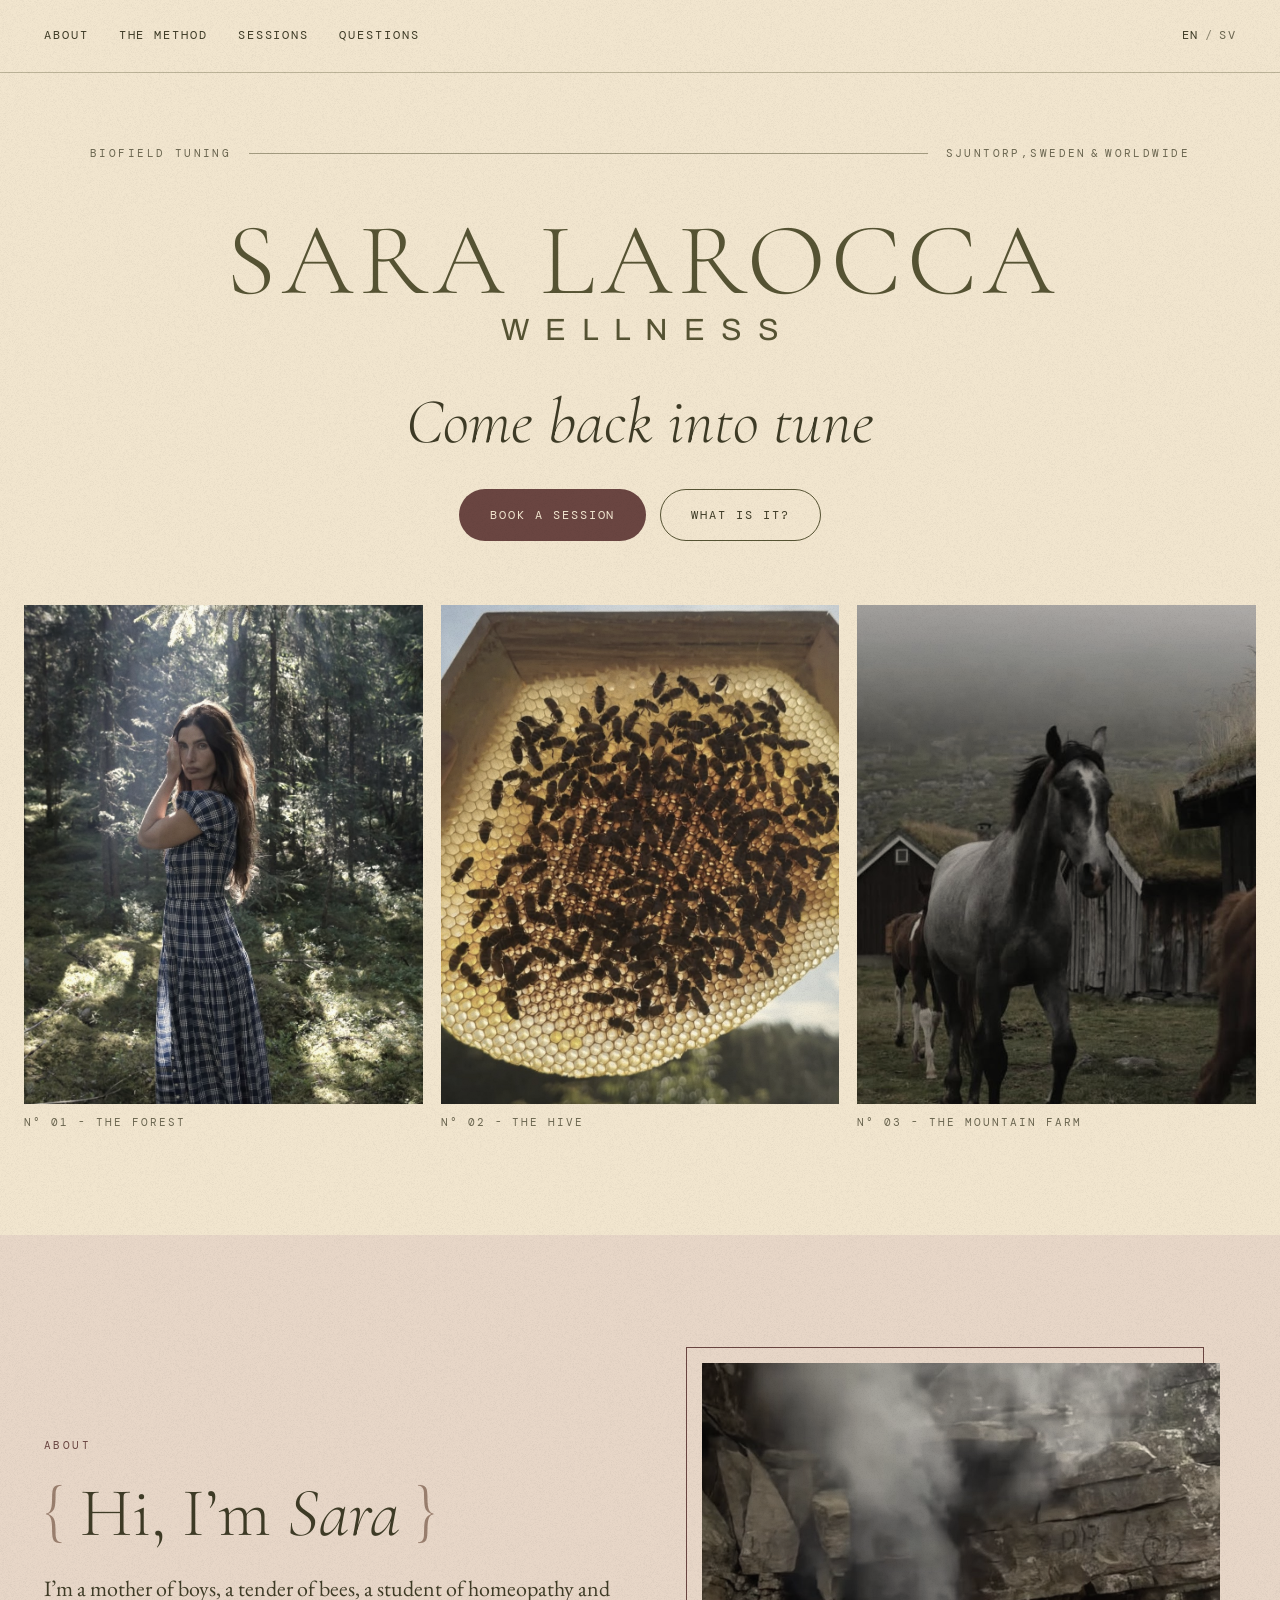
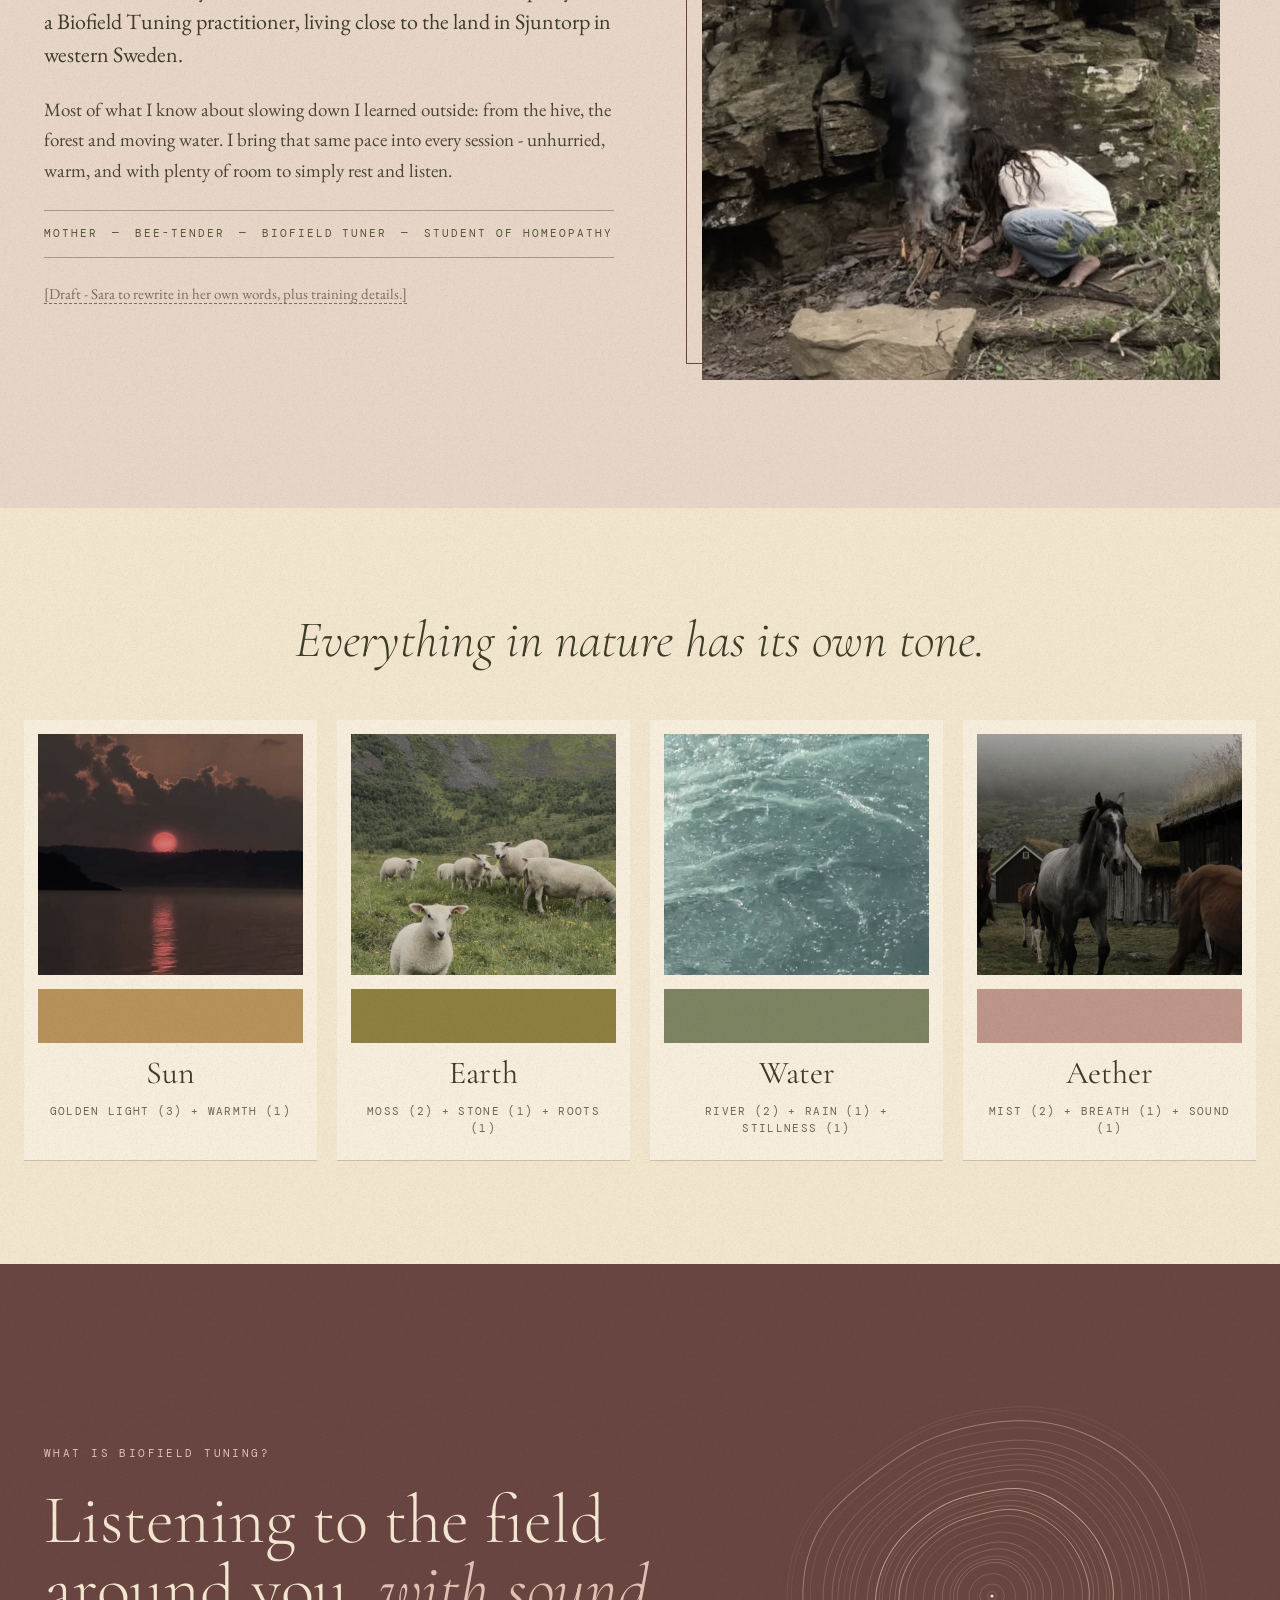
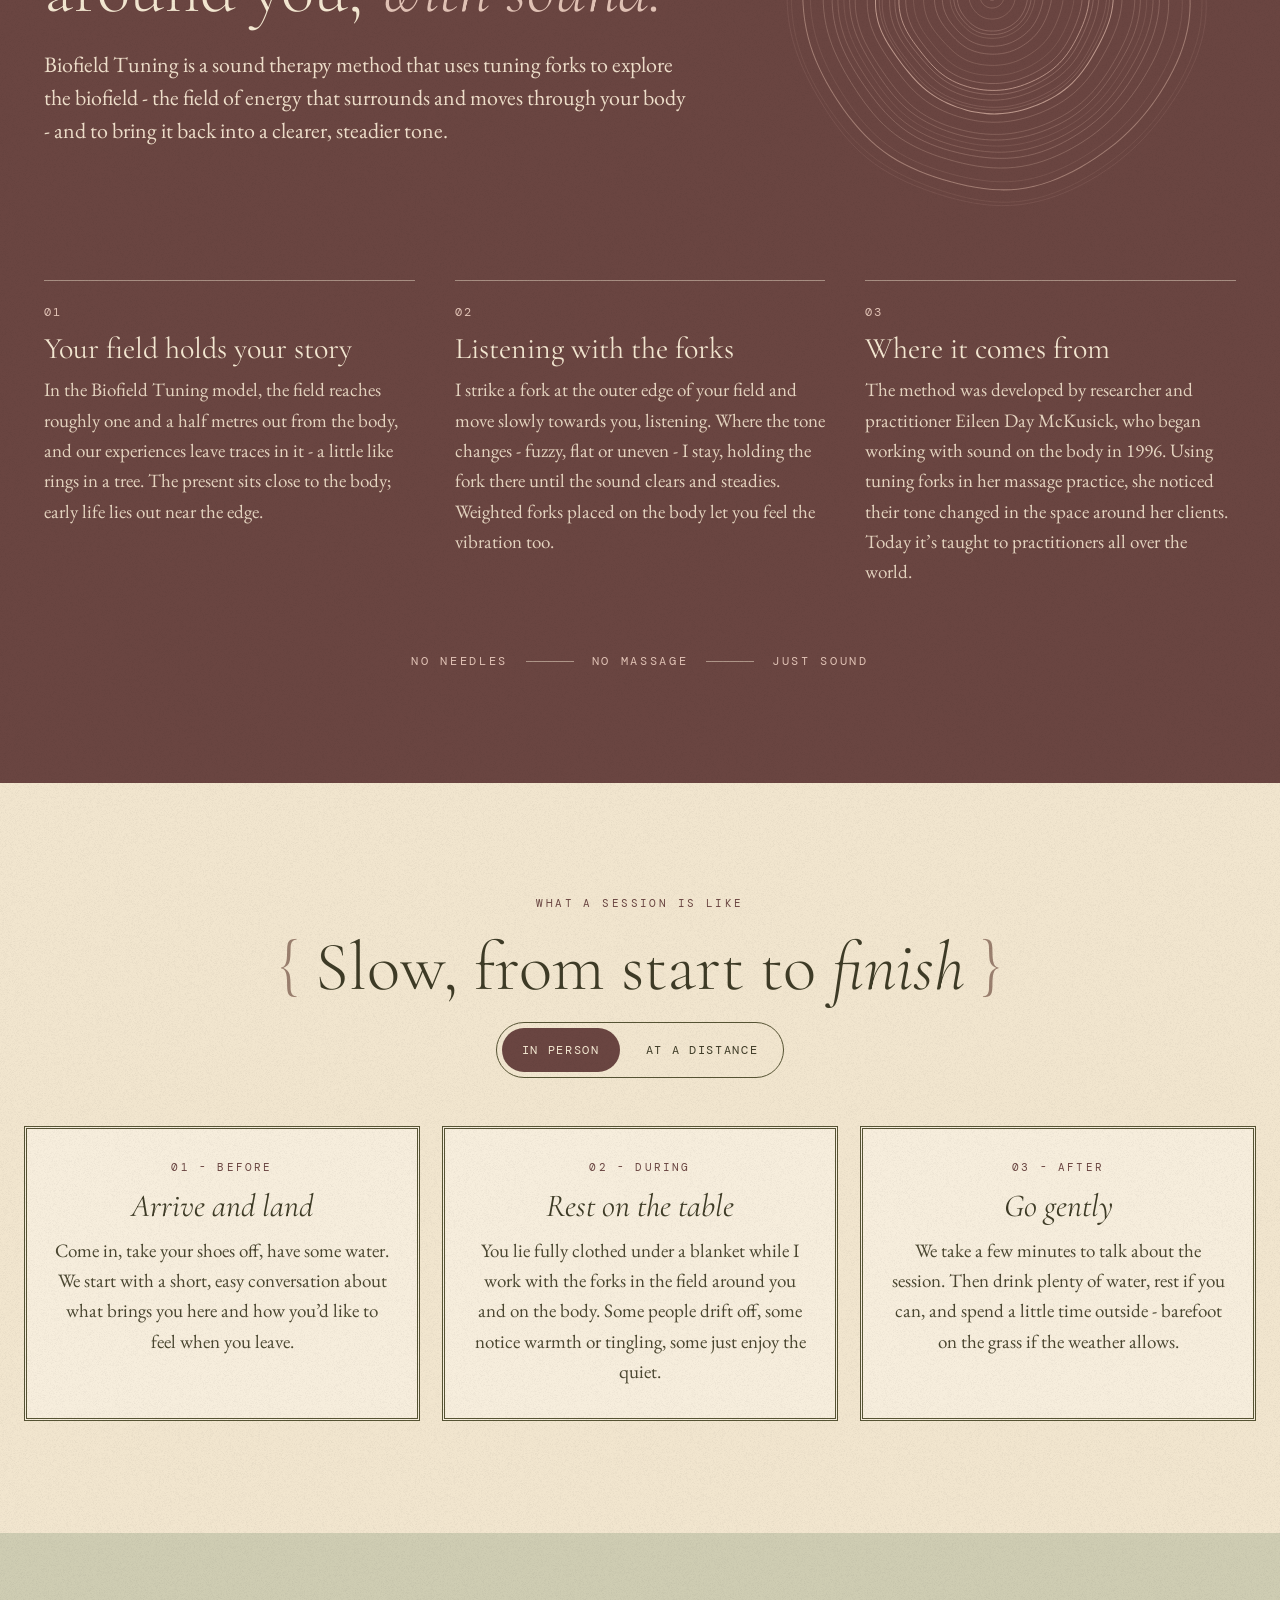
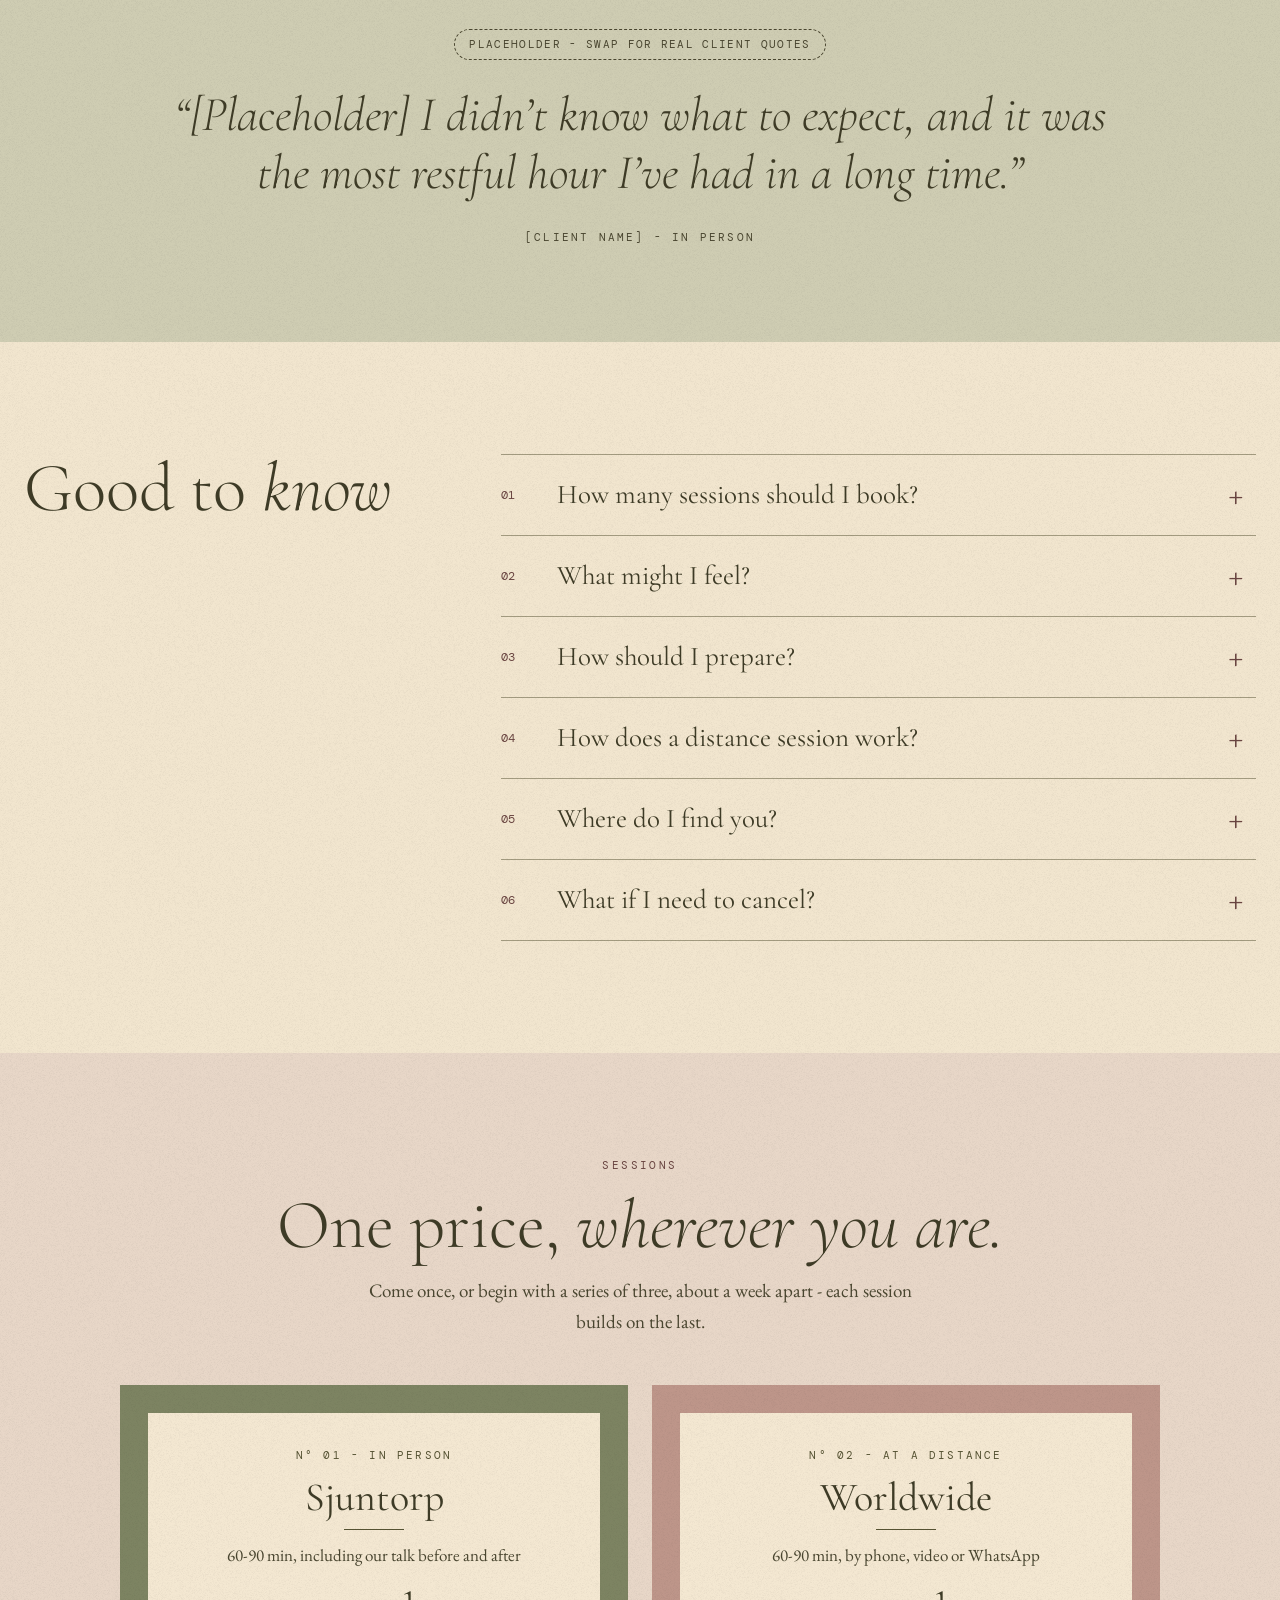
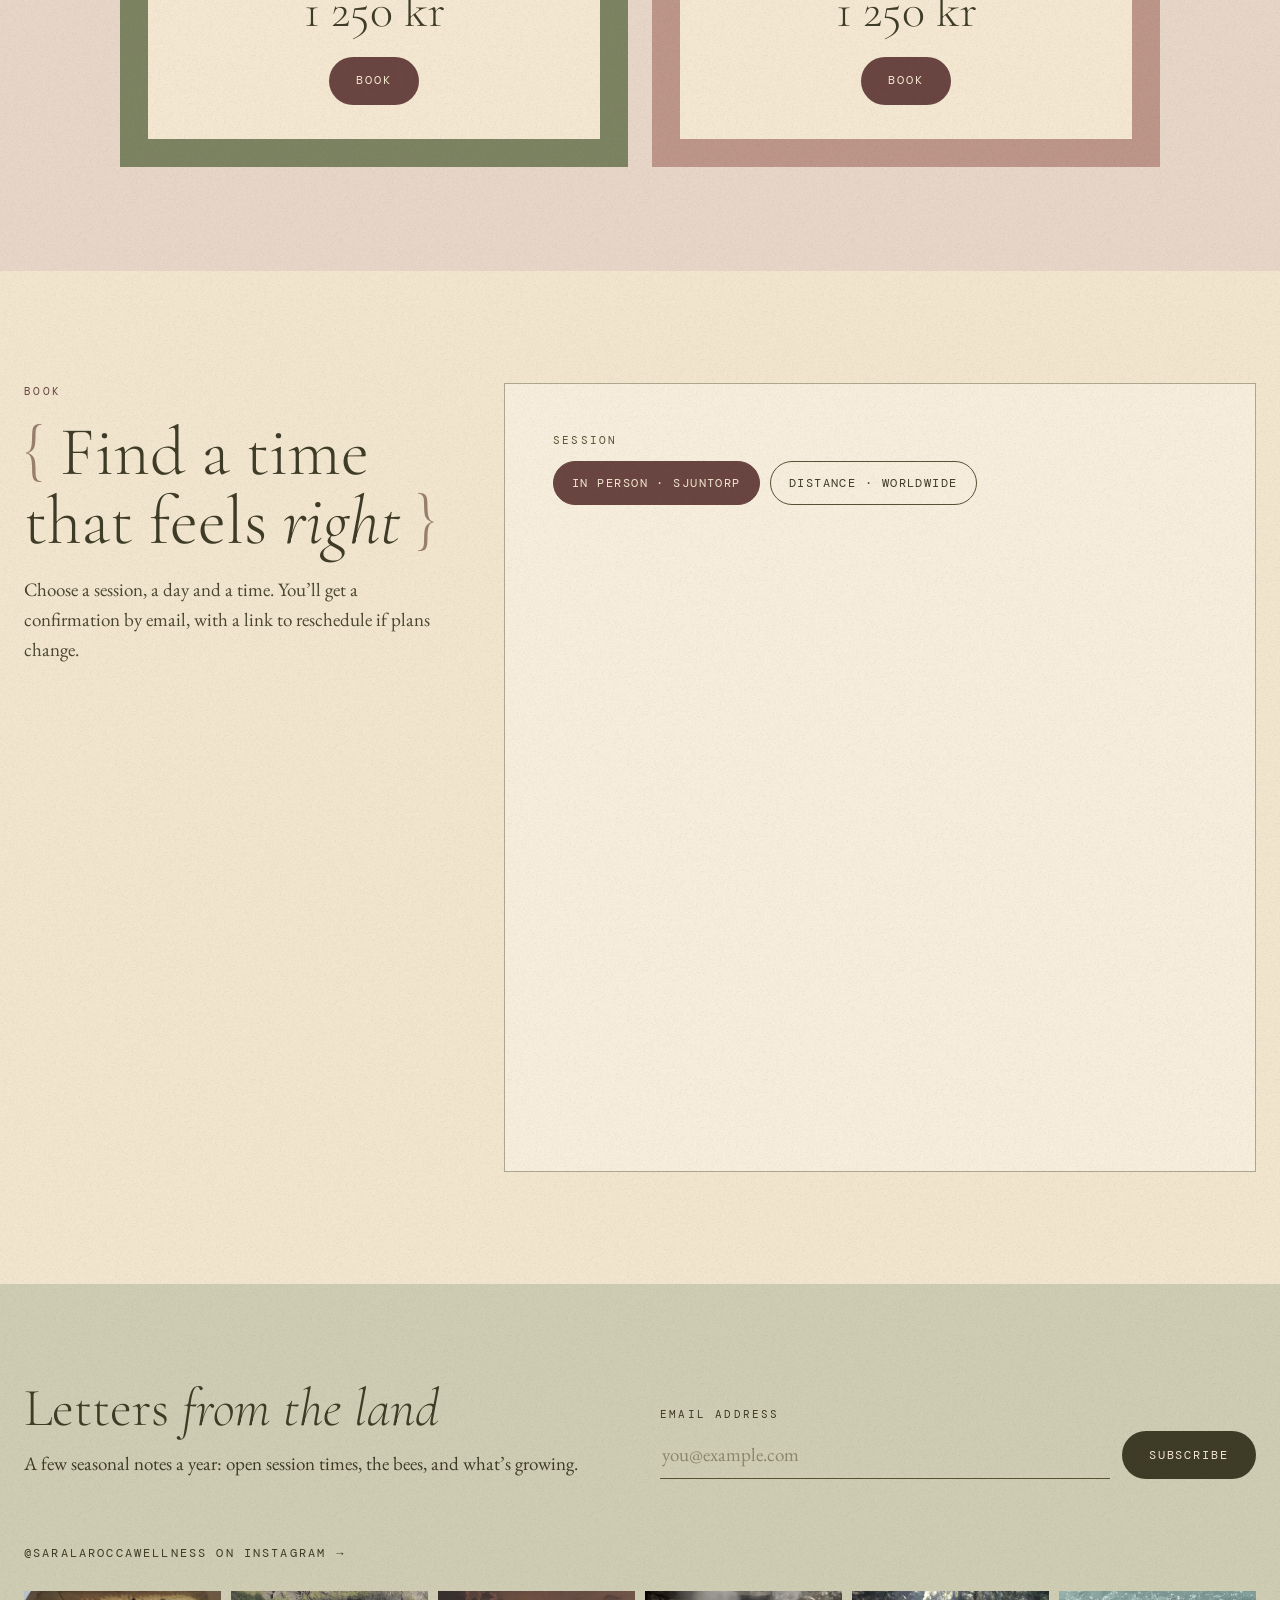
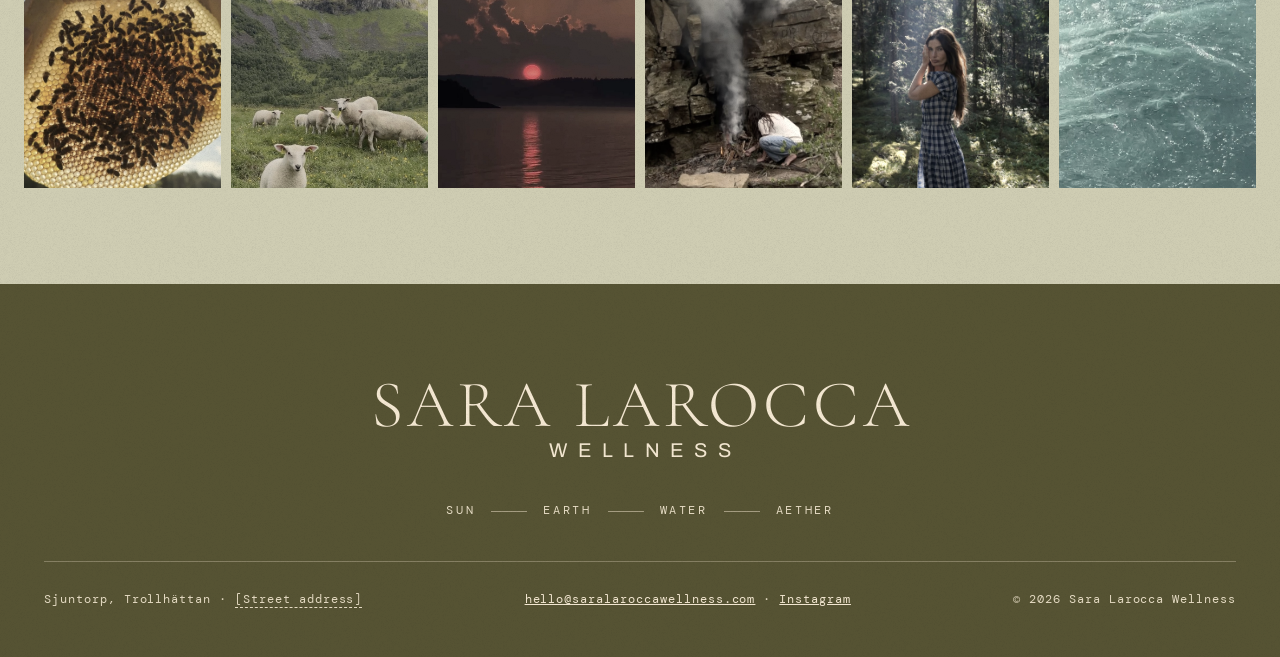
<file: index.html>
<!doctype html>
<html lang="en">
<head>
<meta charset="utf-8">
<meta name="viewport" content="width=device-width, initial-scale=1">
<title>Sara Larocca Wellness - Biofield Tuning in Sjuntorp &amp; online</title>
<meta name="description" content="Biofield Tuning sound sessions with tuning forks, in person in Sjuntorp (Trollhättan) or at a distance, worldwide. 1 250 kr per session.">
<meta name="theme-color" content="#F2E6CF">
<link rel="canonical" href="https://saralaroccawellness.com/">
<link rel="alternate" hreflang="en" href="https://saralaroccawellness.com/">
<link rel="alternate" hreflang="sv" href="https://saralaroccawellness.com/sv/">
<link rel="alternate" hreflang="x-default" href="https://saralaroccawellness.com/">
<meta property="og:type" content="website">
<meta property="og:url" content="https://saralaroccawellness.com/">
<meta property="og:title" content="Sara Larocca Wellness - Biofield Tuning in Sjuntorp &amp; online">
<meta property="og:description" content="Biofield Tuning sound sessions with tuning forks, in person in Sjuntorp (Trollhättan) or at a distance, worldwide. 1 250 kr per session.">
<meta property="og:image" content="https://saralaroccawellness.com/assets/img/forest.jpg">
<meta property="og:locale" content="en_GB">
<link rel="icon" href="/favicon.svg" type="image/svg+xml">
<link rel="preconnect" href="https://fonts.googleapis.com">
<link rel="preconnect" href="https://fonts.gstatic.com" crossorigin>
<link href="https://fonts.googleapis.com/css2?family=Cormorant+Garamond:ital,wght@0,300;0,400;1,300;1,400&amp;family=EB+Garamond:ital,wght@0,400;0,500;1,400&amp;family=DM+Mono:wght@400&amp;family=Archivo:wght@400&amp;display=swap" rel="stylesheet">
<link rel="stylesheet" href="/assets/css/site.css">
<script type="application/ld+json">{"@context": "https://schema.org", "@type": "HealthAndBeautyBusiness", "name": "Sara Larocca Wellness", "url": "https://saralaroccawellness.com/", "description": "Biofield Tuning sound sessions with tuning forks, in person in Sjuntorp (Trollhättan) or at a distance, worldwide. 1 250 kr per session.", "image": "https://saralaroccawellness.com/assets/img/forest.jpg", "address": {"@type": "PostalAddress", "addressLocality": "Sjuntorp", "addressRegion": "Västra Götaland", "addressCountry": "SE"}, "sameAs": ["https://www.instagram.com/saralaroccawellness/"], "priceRange": "1250 SEK"}</script>
</head>
<body>
<div id="top" class="paper">

<header class="site-header">
<div class="wrap">
<nav class="nav-links" aria-label="Main">
<a href="#about">About</a>
<a href="#what">The method</a>
<a href="#sessions">Sessions</a>
<a href="#faq">Questions</a>
</nav>
<div class="lang" aria-label="Language"><a href="/" aria-current="page">EN</a><span class="sep" aria-hidden="true">/</span><a href="/sv/">SV</a></div>
</div>
</header>

<main>
<!-- HERO -->
<section class="hero">
<div class="inner center">
<div class="hero-rule"><span>Biofield Tuning</span><span class="line" aria-hidden="true"></span><span class="place">SJUNTORP,SWEDEN &amp; WORLDWIDE</span></div>
<p class="lockup" aria-label="Sara Larocca Wellness"><span class="name" aria-hidden="true">SARA LAROCCA</span><span class="word" aria-hidden="true">WELLNESS</span></p>
<h1>Come back into tune</h1>
<div class="btn-row">
<a class="btn btn-plum" href="#book">Book a session</a>
<a class="btn btn-line" href="#what">What is it?</a>
</div>
</div>
</section>
<section class="triptych" aria-label="Photographs">
<div class="wrap">
<figure><img class="tone" src="/assets/img/forest.jpg" alt="Sara standing in a sunlit spruce forest in a blue gingham dress" style="object-position: 42% 28%" width="800" height="1000"><figcaption class="caption">N° 01 - The forest</figcaption></figure>
<figure><img class="tone" src="/assets/img/honeycomb.jpg" alt="Golden honeycomb covered in bees, held up against the sky" style="object-position: 50% 45%" width="800" height="1000" loading="lazy"><figcaption class="caption">N° 02 - The hive</figcaption></figure>
<figure><img class="tone" src="/assets/img/horses.jpg" alt="A grey horse walking past turf-roofed cabins in the mist" style="object-position: 37% 50%" width="800" height="1000" loading="lazy"><figcaption class="caption">N° 03 - The mountain farm</figcaption></figure>
</div>
</section>

<!-- ABOUT -->
<section id="about" class="about bg-blush">
<div class="wrap">
<div class="text stack">
<p class="eyebrow">About</p>
<h2 class="display"><span class="brace" aria-hidden="true">{</span> Hi, I’m <em>Sara</em> <span class="brace" aria-hidden="true">}</span></h2>
<p class="lead">I’m a mother of boys, a tender of bees, a student of homeopathy and a Biofield Tuning practitioner, living close to the land in Sjuntorp in western Sweden.</p>
<p class="more">Most of what I know about slowing down I learned outside: from the hive, the forest and moving water. I bring that same pace into every session - unhurried, warm, and with plenty of room to simply rest and listen.</p>
<ul class="roles" aria-label="Sara is"><li>MOTHER</li><li aria-hidden="true">—</li><li>BEE-TENDER</li><li aria-hidden="true">—</li><li>BIOFIELD TUNER</li><li aria-hidden="true">—</li><li>STUDENT OF HOMEOPATHY</li></ul>
<p class="note"><mark class="todo">[Draft - Sara to rewrite in her own words, plus training details.]</mark></p>
</div>
<div class="photo"><div class="framed"><img src="/assets/img/fire.jpg" alt="Sara crouching barefoot by a smoking campfire under a rock face" width="840" height="1000" loading="lazy"></div></div>
</div>
</section>

<!-- ELEMENTS -->
<section class="elements">
<div class="wrap stack">
<h2>Everything in nature has its own tone.</h2>
<div class="swatches">
<div class="swatch"><img src="/assets/img/sunset.jpg" alt="A red sun setting over still water" style="object-position: 48% 40%" width="600" height="545" loading="lazy"><div class="chip" aria-hidden="true" style="background: #B8925A"></div><span class="name">Sun</span><span class="mix">Golden light (3) + warmth (1)</span></div>
<div class="swatch"><img src="/assets/img/sheep.jpg" alt="Sheep grazing in a green valley beneath a mountain" style="object-position: 35% 80%" width="600" height="545" loading="lazy"><div class="chip" aria-hidden="true" style="background: #8E8040"></div><span class="name">Earth</span><span class="mix">Moss (2) + stone (1) + roots (1)</span></div>
<div class="swatch"><img src="/assets/img/water.jpg" alt="Turquoise rushing water" width="600" height="545" loading="lazy"><div class="chip" aria-hidden="true" style="background: #7D8462"></div><span class="name">Water</span><span class="mix">River (2) + rain (1) + stillness (1)</span></div>
<div class="swatch"><img src="/assets/img/horses.jpg" alt="A grey horse walking past turf-roofed cabins in the mist" style="object-position: 37% 50%" width="600" height="545" loading="lazy"><div class="chip" aria-hidden="true" style="background: #BE968A"></div><span class="name">Aether</span><span class="mix">Mist (2) + breath (1) + sound (1)</span></div>
</div>
</div>
</section>

<!-- WHAT IS -->
<section id="what" class="what bg-plum">
<div class="wrap stack">
<div class="top">
<div class="text stack">
<p class="eyebrow">What is Biofield Tuning?</p>
<h2 class="display">Listening to the field around you, <em>with sound.</em></h2>
<p class="lead">Biofield Tuning is a sound therapy method that uses tuning forks to explore the biofield - the field of energy that surrounds and moves through your body - and to bring it back into a clearer, steadier tone.</p>
</div>
<div class="art"><img src="/assets/img/rings-blush.svg" alt="Fine growth rings, like the cross-section of a tree" width="440" height="440" loading="lazy"></div>
</div>
<div class="points">
<div class="point"><span class="num">01</span><h3>Your field holds your story</h3><p>In the Biofield Tuning model, the field reaches roughly one and a half metres out from the body, and our experiences leave traces in it - a little like rings in a tree. The present sits close to the body; early life lies out near the edge.</p></div>
<div class="point"><span class="num">02</span><h3>Listening with the forks</h3><p>I strike a fork at the outer edge of your field and move slowly towards you, listening. Where the tone changes - fuzzy, flat or uneven - I stay, holding the fork there until the sound clears and steadies. Weighted forks placed on the body let you feel the vibration too.</p></div>
<div class="point"><span class="num">03</span><h3>Where it comes from</h3><p>The method was developed by researcher and practitioner Eileen Day McKusick, who began working with sound on the body in 1996. Using tuning forks in her massage practice, she noticed their tone changed in the space around her clients. Today it’s taught to practitioners all over the world.</p></div>
</div>
<ul class="just-sound"><li>No needles</li><li class="dash" aria-hidden="true"></li><li>No massage</li><li class="dash" aria-hidden="true"></li><li>Just sound</li></ul>
</div>
</section>

<!-- SESSIONS -->
<section id="sessions" class="sessions section">
<div class="wrap stack">
<div class="head center">
<p class="eyebrow">What a session is like</p>
<h2 class="display"><span class="brace" aria-hidden="true">{</span> Slow, from start to <em>finish</em> <span class="brace" aria-hidden="true">}</span></h2>
<div class="toggle" role="group" aria-label="Session type">
<button type="button" class="flow-tab" data-flow="inperson" aria-pressed="true">In person</button>
<button type="button" class="flow-tab" data-flow="distance" aria-pressed="false">At a distance</button>
</div>
</div>
<div class="steps" data-flow-panel="inperson">
<div class="step"><span class="label">01 - Before</span><h3>Arrive and land</h3><p>Come in, take your shoes off, have some water. We start with a short, easy conversation about what brings you here and how you’d like to feel when you leave.</p></div>
<div class="step"><span class="label">02 - During</span><h3>Rest on the table</h3><p>You lie fully clothed under a blanket while I work with the forks in the field around you and on the body. Some people drift off, some notice warmth or tingling, some just enjoy the quiet.</p></div>
<div class="step"><span class="label">03 - After</span><h3>Go gently</h3><p>We take a few minutes to talk about the session. Then drink plenty of water, rest if you can, and spend a little time outside - barefoot on the grass if the weather allows.</p></div>
</div>
<div class="steps" data-flow-panel="distance" hidden>
<div class="step"><span class="label">01 - Before</span><h3>A short call</h3><p>We meet by phone, video or WhatsApp to talk about what brings you here and how you’d like to feel. Have a quiet, warm spot ready where you can lie down undisturbed.</p></div>
<div class="step"><span class="label">02 - During</span><h3>Rest at home</h3><p>You lie down under a blanket and rest while I work with the forks here in Sjuntorp. Phone on silent, eyes closed - there’s nothing you need to do.</p></div>
<div class="step"><span class="label">03 - After</span><h3>Reconnect</h3><p>We speak again to share what each of us noticed. Then stay cosy, drink water and keep the rest of the day slow if you can.</p></div>
</div>
</div>
</section>

<!-- TESTIMONIAL -->
<section class="quote bg-sage">
<div class="wrap center">
<span class="pill-note">Placeholder - swap for real client quotes</span>
<blockquote>“[Placeholder] I didn’t know what to expect, and it was the most restful hour I’ve had in a long time.”</blockquote>
<p class="who">[Client name] - In person</p>
</div>
</section>

<!-- FAQ -->
<section id="faq" class="faq section">
<div class="wrap">
<div class="side"><h2 class="display">Good to <em>know</em></h2></div>
<div class="list">
<details><summary><span class="n">01</span><span class="q">How many sessions should I book?</span><span class="plus" aria-hidden="true">+</span></summary><p>A single session is a lovely way to try it. Many people choose to begin with three, about a week apart, since each session builds on the one before. After that, some come back with the seasons.</p></details>
<details><summary><span class="n">02</span><span class="q">What might I feel?</span><span class="plus" aria-hidden="true">+</span></summary><p>Everyone is different. Some feel warmth, tingling or a wave of emotion; some fall asleep; some notice very little in the moment and more in the days after. All of it is completely normal.</p></details>
<details><summary><span class="n">03</span><span class="q">How should I prepare?</span><span class="plus" aria-hidden="true">+</span></summary><p>Wear something comfortable and drink plenty of water during the day. If you can, leave a little space in your calendar afterwards rather than rushing straight on to the next thing.</p></details>
<details><summary><span class="n">04</span><span class="q">How does a distance session work?</span><span class="plus" aria-hidden="true">+</span></summary><p>Distance sessions follow the same process as in person - I simply work with the forks from my room in Sjuntorp while you rest at home. You can book from anywhere in the world; the booking page shows times in your own time zone.</p></details>
<details><summary><span class="n">05</span><span class="q">Where do I find you?</span><span class="plus" aria-hidden="true">+</span></summary><p>My treatment room is in Sjuntorp, just outside Trollhättan. You’ll get the address and directions in your booking confirmation. <mark class="todo">[Parking info]</mark></p></details>
<details><summary><span class="n">06</span><span class="q">What if I need to cancel?</span><span class="plus" aria-hidden="true">+</span></summary><p><mark class="todo">[Cancellation policy - e.g. free rescheduling up to 24 hours before.]</mark> Use the link in your confirmation email to move your time.</p></details>
</div>
</div>
</section>

<!-- PRICES -->
<section id="prices" class="prices bg-blush">
<div class="wrap stack">
<div class="head center">
<p class="eyebrow">Sessions</p>
<h2 class="display">One price, <em>wherever you are.</em></h2>
<p>Come once, or begin with a series of three, about a week apart - each session builds on the last.</p>
</div>
<div class="labels">
<div class="label-box" style="background: #7D8462"><div class="card">
<span class="kind">N° 01 - In person</span>
<span class="where">Sjuntorp</span>
<span class="rule" aria-hidden="true"></span>
<span class="len">60-90 min, including our talk before and after</span>
<span class="price">1 250 kr</span>
<a class="btn btn-plum" href="#book" data-session="in-person">Book</a>
</div></div>
<div class="label-box" style="background: #BE968A"><div class="card">
<span class="kind">N° 02 - At a distance</span>
<span class="where">Worldwide</span>
<span class="rule" aria-hidden="true"></span>
<span class="len">60-90 min, by phone, video or WhatsApp</span>
<span class="price">1 250 kr</span>
<a class="btn btn-plum" href="#book" data-session="distance">Book</a>
</div></div>
</div>
</div>
</section>

<!-- BOOK -->
<section id="book" class="book section">
<div class="wrap">
<div class="intro stack">
<p class="eyebrow">Book</p>
<h2 class="display"><span class="brace" aria-hidden="true">{</span> Find a time that feels <em>right</em> <span class="brace" aria-hidden="true">}</span></h2>
<p class="muted" data-when="request">Tell me which session you’d like and when suits you, and I’ll get back to you by email to find a time together.</p>
<p class="muted" data-when="cal" hidden>Choose a session, a day and a time. You’ll get a confirmation by email, with a link to reschedule if plans change.</p>
</div>
<div class="side-box">
<div id="cal-box" class="booking-card" hidden>
<fieldset>
<legend>Session</legend>
<label class="pick"><input type="radio" name="cal-session" value="in-person" checked> <span>In person · Sjuntorp</span></label>
<label class="pick"><input type="radio" name="cal-session" value="distance"> <span>Distance · Worldwide</span></label>
</fieldset>
<div id="wrap-in-person"><div id="cal-in-person" class="cal-embed"></div></div>
<div id="wrap-distance" hidden><div id="cal-distance" class="cal-embed"></div></div>
</div>
<form id="request-form" class="booking-card">
<fieldset>
<legend>Session</legend>
<label class="pick"><input type="radio" name="session" value="in-person" checked> <span>In person · Sjuntorp</span></label>
<label class="pick"><input type="radio" name="session" value="distance"> <span>Distance · Worldwide</span></label>
</fieldset>
<div class="row">
<div><label class="field-label" for="f-name">Name</label><input id="f-name" name="name" class="line-input" type="text" autocomplete="name" required></div>
<div><label class="field-label" for="f-email">Email</label><input id="f-email" name="email" class="line-input" type="email" autocomplete="email" required></div>
</div>
<div><label class="field-label" for="f-when">When suits you?</label><input id="f-when" name="when" class="line-input" type="text" placeholder="e.g. weekday mornings, or a date you have in mind"></div>
<div><label class="field-label" for="f-msg">Anything you’d like me to know? (optional)</label><textarea id="f-msg" name="message" class="line-input" rows="3"></textarea></div>
<div class="form-foot">
<em>No payment now - we’ll settle the details together.</em>
<button type="submit" class="btn btn-plum">Send request</button>
</div>
<p id="request-done" class="form-done" role="status" hidden>Your email app should now open with your request ready to send. Thank you - I’ll be in touch soon.</p>
</form>
</div>
</div>
</section>

<!-- LETTERS + INSTAGRAM -->
<section class="letters bg-sage">
<div class="wrap stack">
<div class="top">
<div>
<h2>Letters <em>from the land</em></h2>
<p>A few seasonal notes a year: open session times, the bees, and what’s growing.</p>
</div>
<form id="newsletter-form">
<label class="field-label" for="nl-email">Email address</label>
<div class="inline">
<input id="nl-email" name="email" class="line-input" type="email" autocomplete="email" placeholder="you@example.com" required>
<button type="submit" class="btn btn-ink">Subscribe</button>
</div>
<p id="newsletter-done" class="form-done" role="status" hidden>Your email app should now open - just press send and you’re on the list.</p>
</form>
</div>
<div class="stack" style="gap: 16px">
<a class="ig-link" href="https://www.instagram.com/saralaroccawellness/">@saralaroccawellness on Instagram <span aria-hidden="true">→</span></a>
<div class="ig-grid">
<a href="https://www.instagram.com/saralaroccawellness/" tabindex="-1"><img src="/assets/img/honeycomb.jpg" alt="Honeycomb with bees" width="400" height="400" loading="lazy"></a>
<a href="https://www.instagram.com/saralaroccawellness/" tabindex="-1"><img src="/assets/img/sheep.jpg" alt="Sheep grazing beneath a mountain" style="object-position: 50% 70%" width="400" height="400" loading="lazy"></a>
<a href="https://www.instagram.com/saralaroccawellness/" tabindex="-1"><img src="/assets/img/sunset.jpg" alt="A red sun setting over still water" style="object-position: 50% 45%" width="400" height="400" loading="lazy"></a>
<a href="https://www.instagram.com/saralaroccawellness/" tabindex="-1"><img src="/assets/img/fire.jpg" alt="Sara by a campfire under a rock face" style="object-position: 50% 62%" width="400" height="400" loading="lazy"></a>
<a href="https://www.instagram.com/saralaroccawellness/" tabindex="-1"><img src="/assets/img/forest.jpg" alt="Sara in the forest" style="object-position: 40% 25%" width="400" height="400" loading="lazy"></a>
<a href="https://www.instagram.com/saralaroccawellness/" tabindex="-1"><img src="/assets/img/water.jpg" alt="Turquoise rushing water" width="400" height="400" loading="lazy"></a>
</div>
</div>
</div>
</section>
</main>

<!-- FOOTER -->
<footer class="site-footer">
<div class="wrap center">
<p class="lockup" aria-label="Sara Larocca Wellness"><span class="name" aria-hidden="true">SARA LAROCCA</span><span class="word" aria-hidden="true">WELLNESS</span></p>
<div class="elements-line" aria-hidden="true"><span>Sun</span><span class="dash"></span><span>Earth</span><span class="dash"></span><span>Water</span><span class="dash"></span><span>Aether</span></div>
<div class="foot-row">
<span>Sjuntorp, Trollhättan · <mark class="todo">[Street address]</mark></span>
<span><a data-email href="mailto:hello@saralaroccawellness.com">hello@saralaroccawellness.com</a> · <a href="https://www.instagram.com/saralaroccawellness/">Instagram</a></span>
<span>© 2026 Sara Larocca Wellness</span>
</div>
</div>
</footer>
</div>
<script src="/assets/js/site.js"></script>
</body>
</html>
</file>
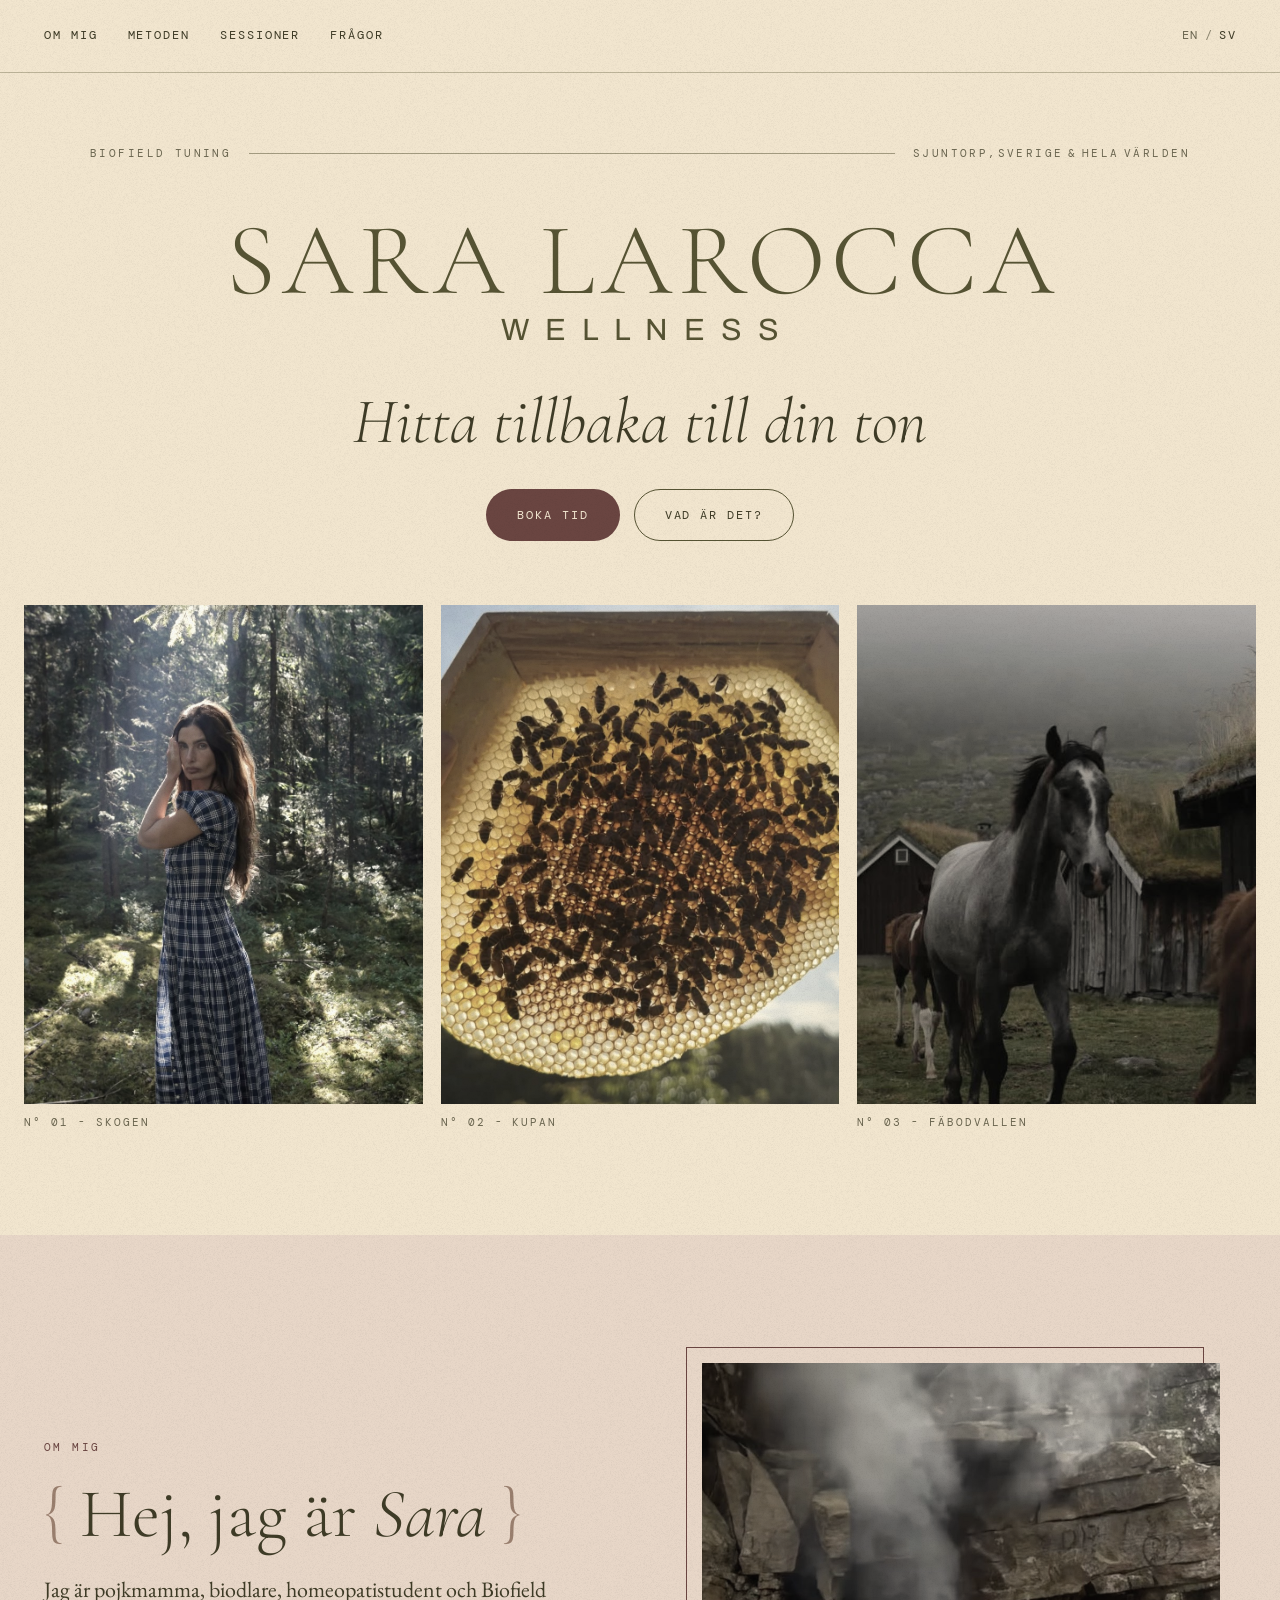
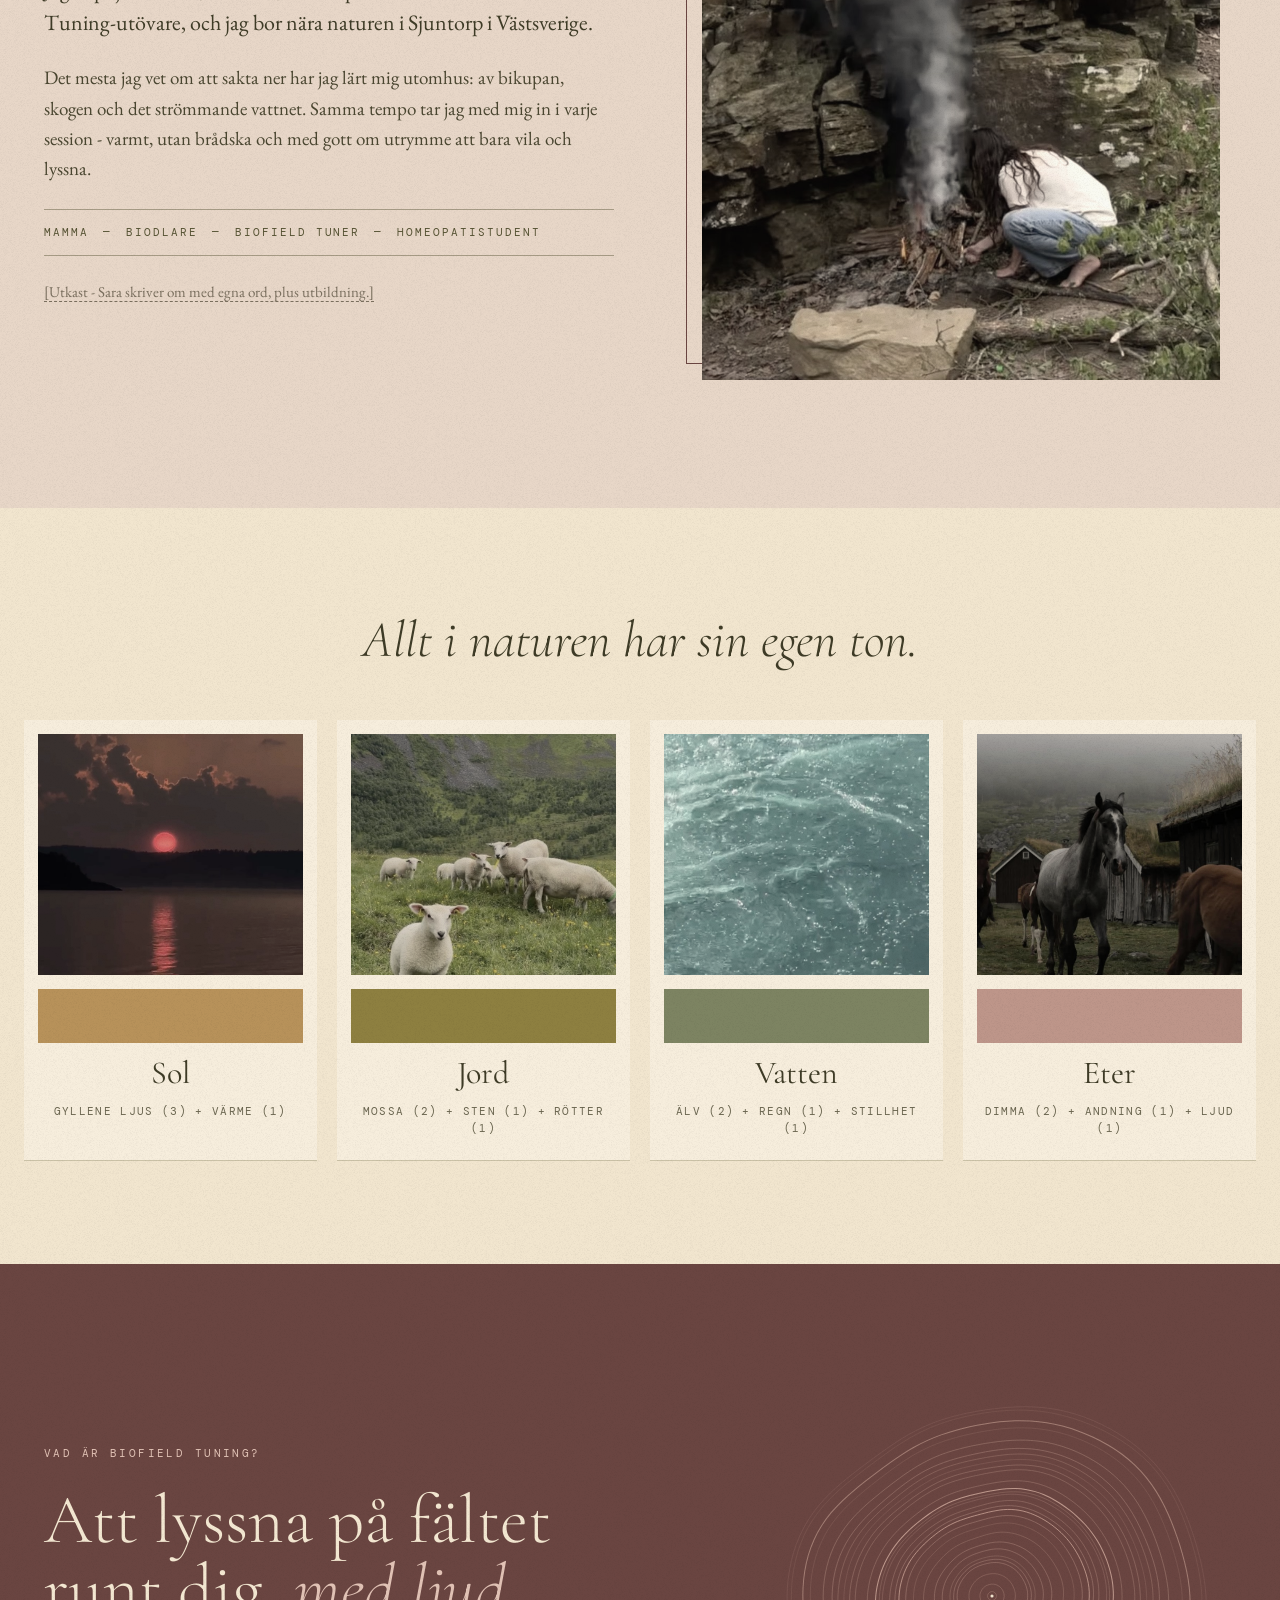
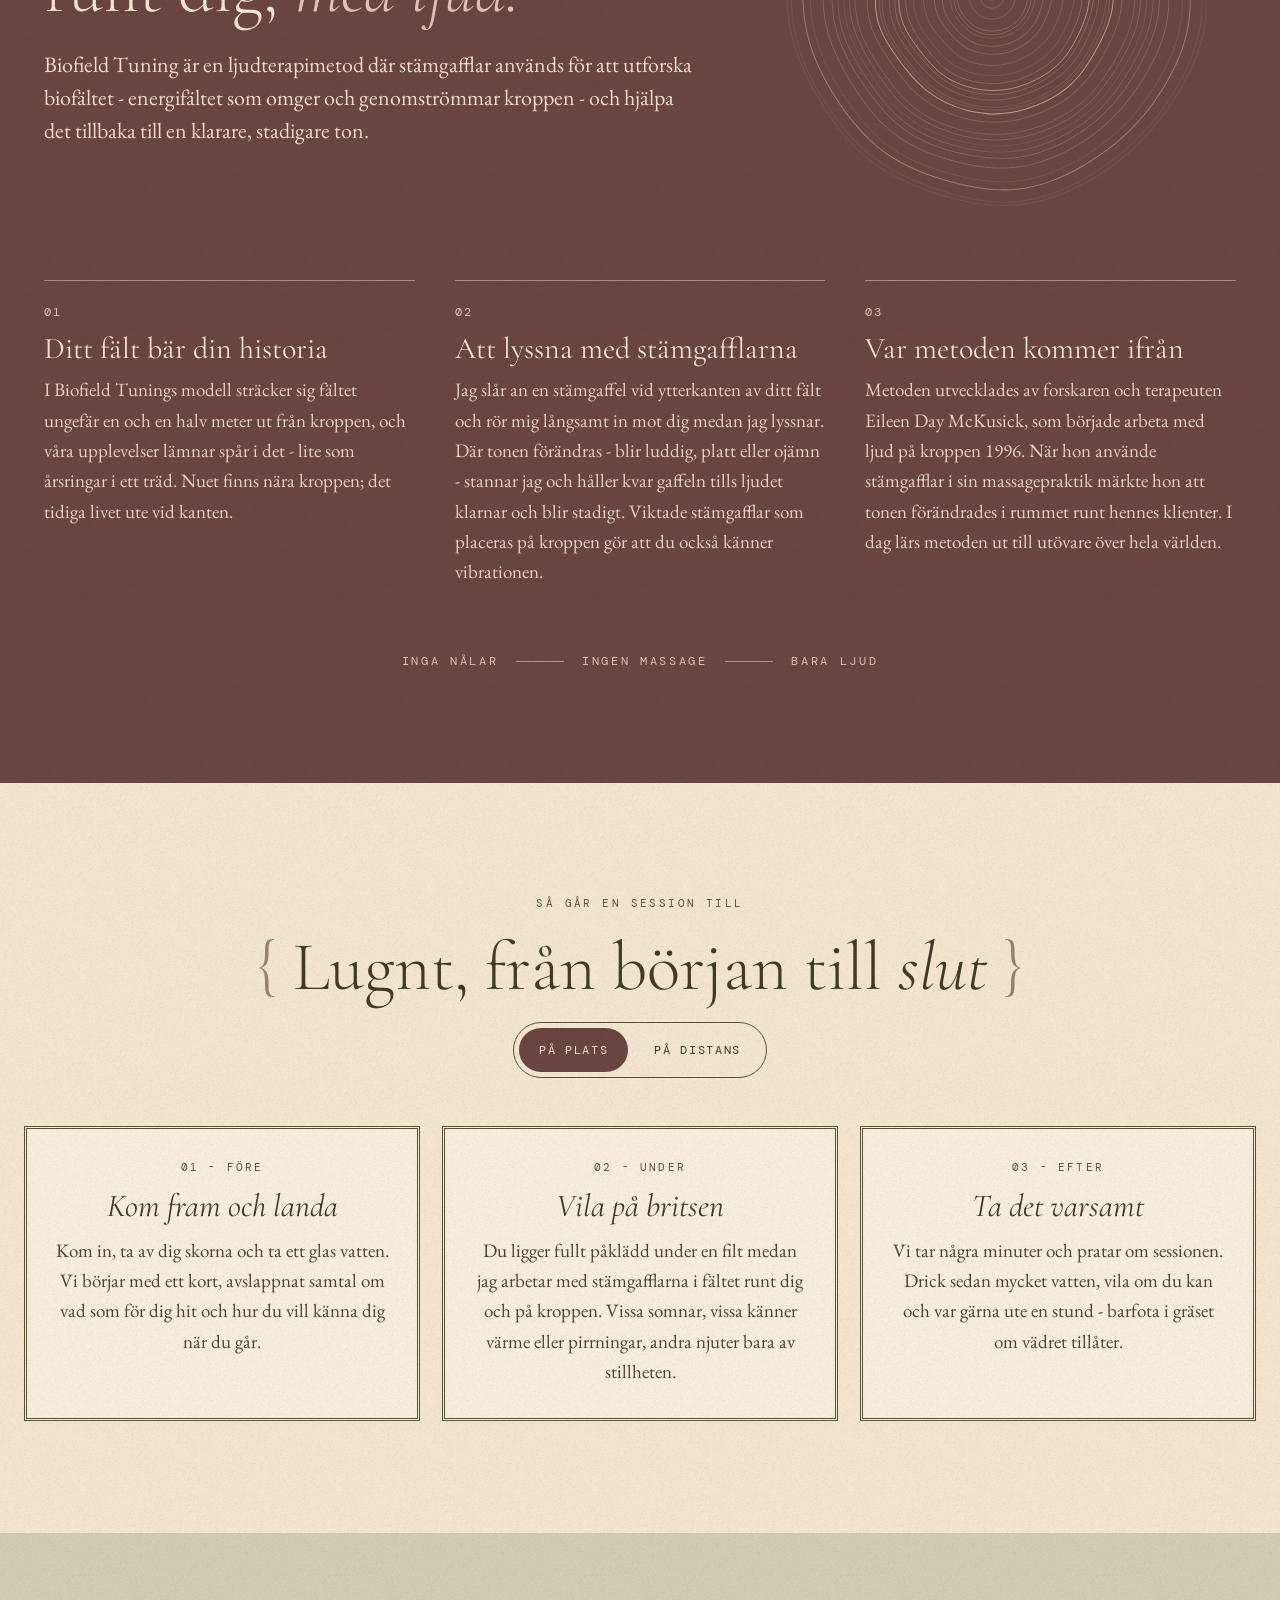
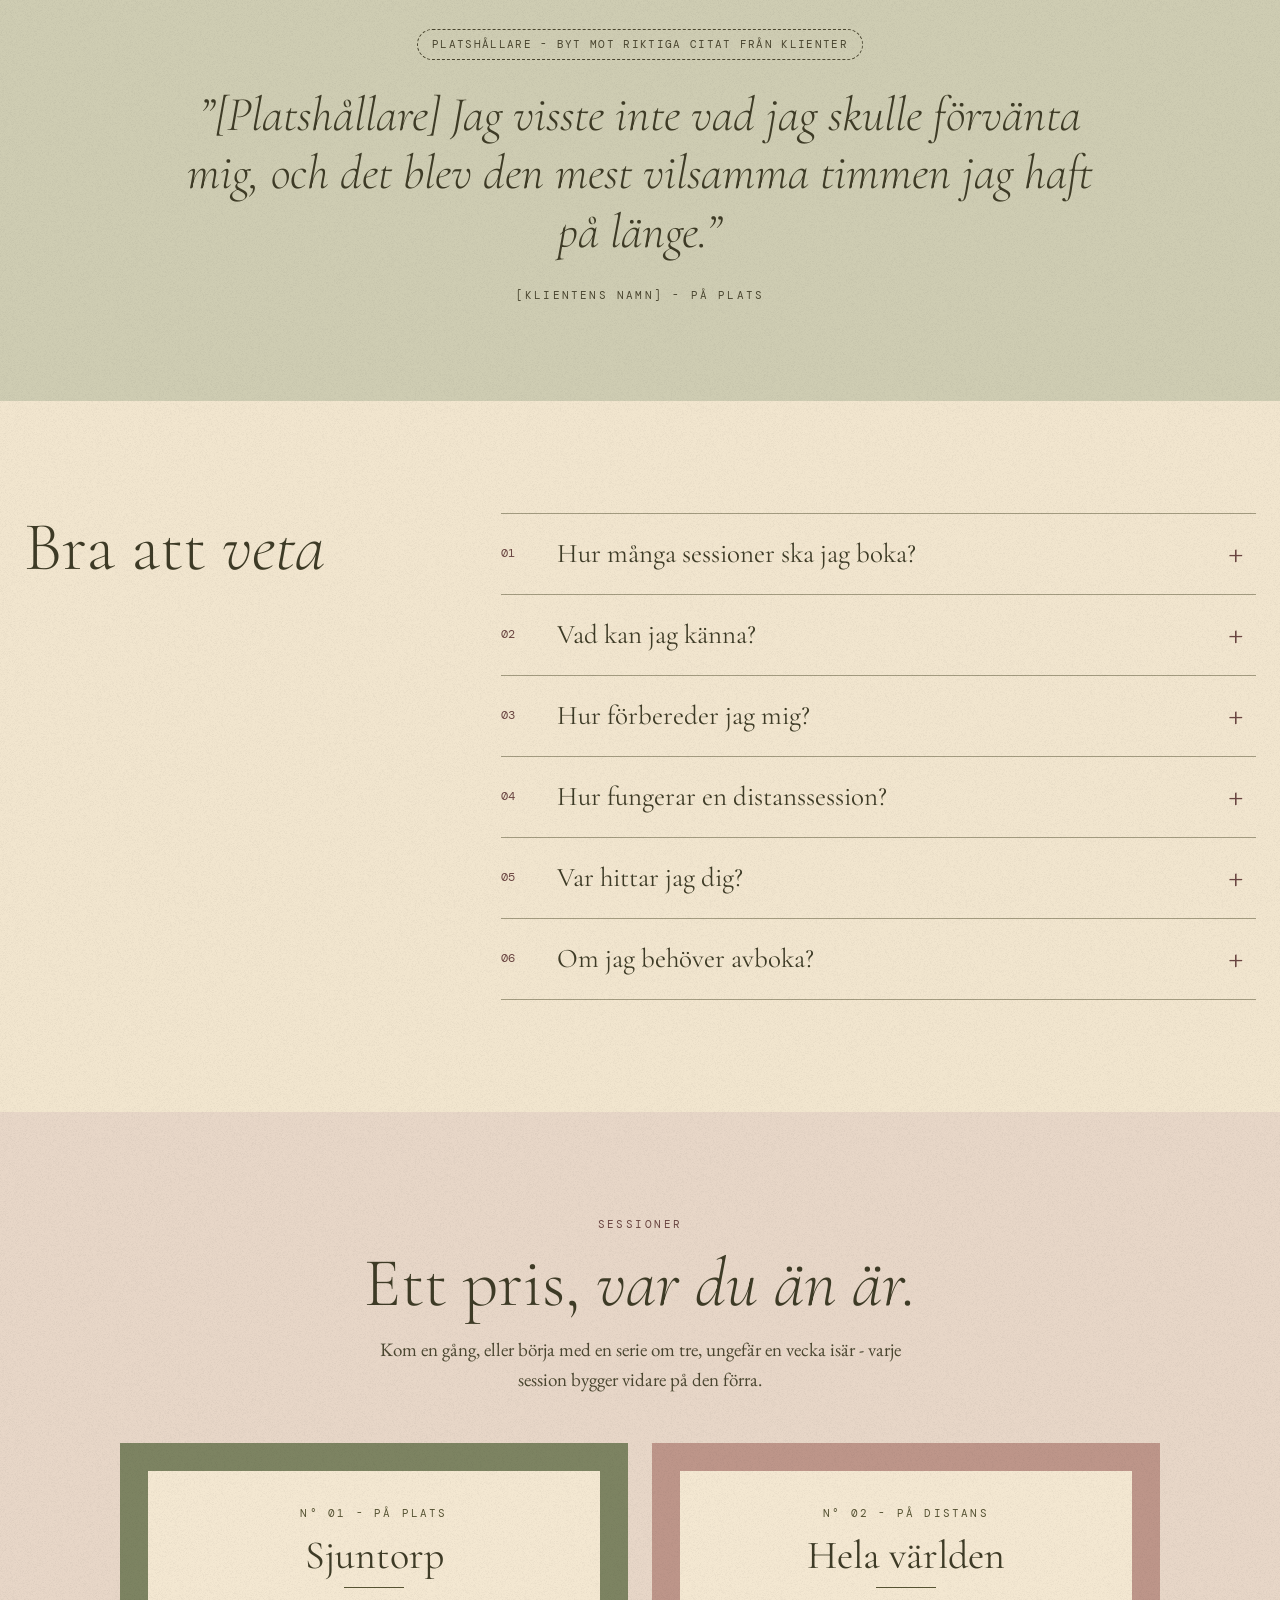
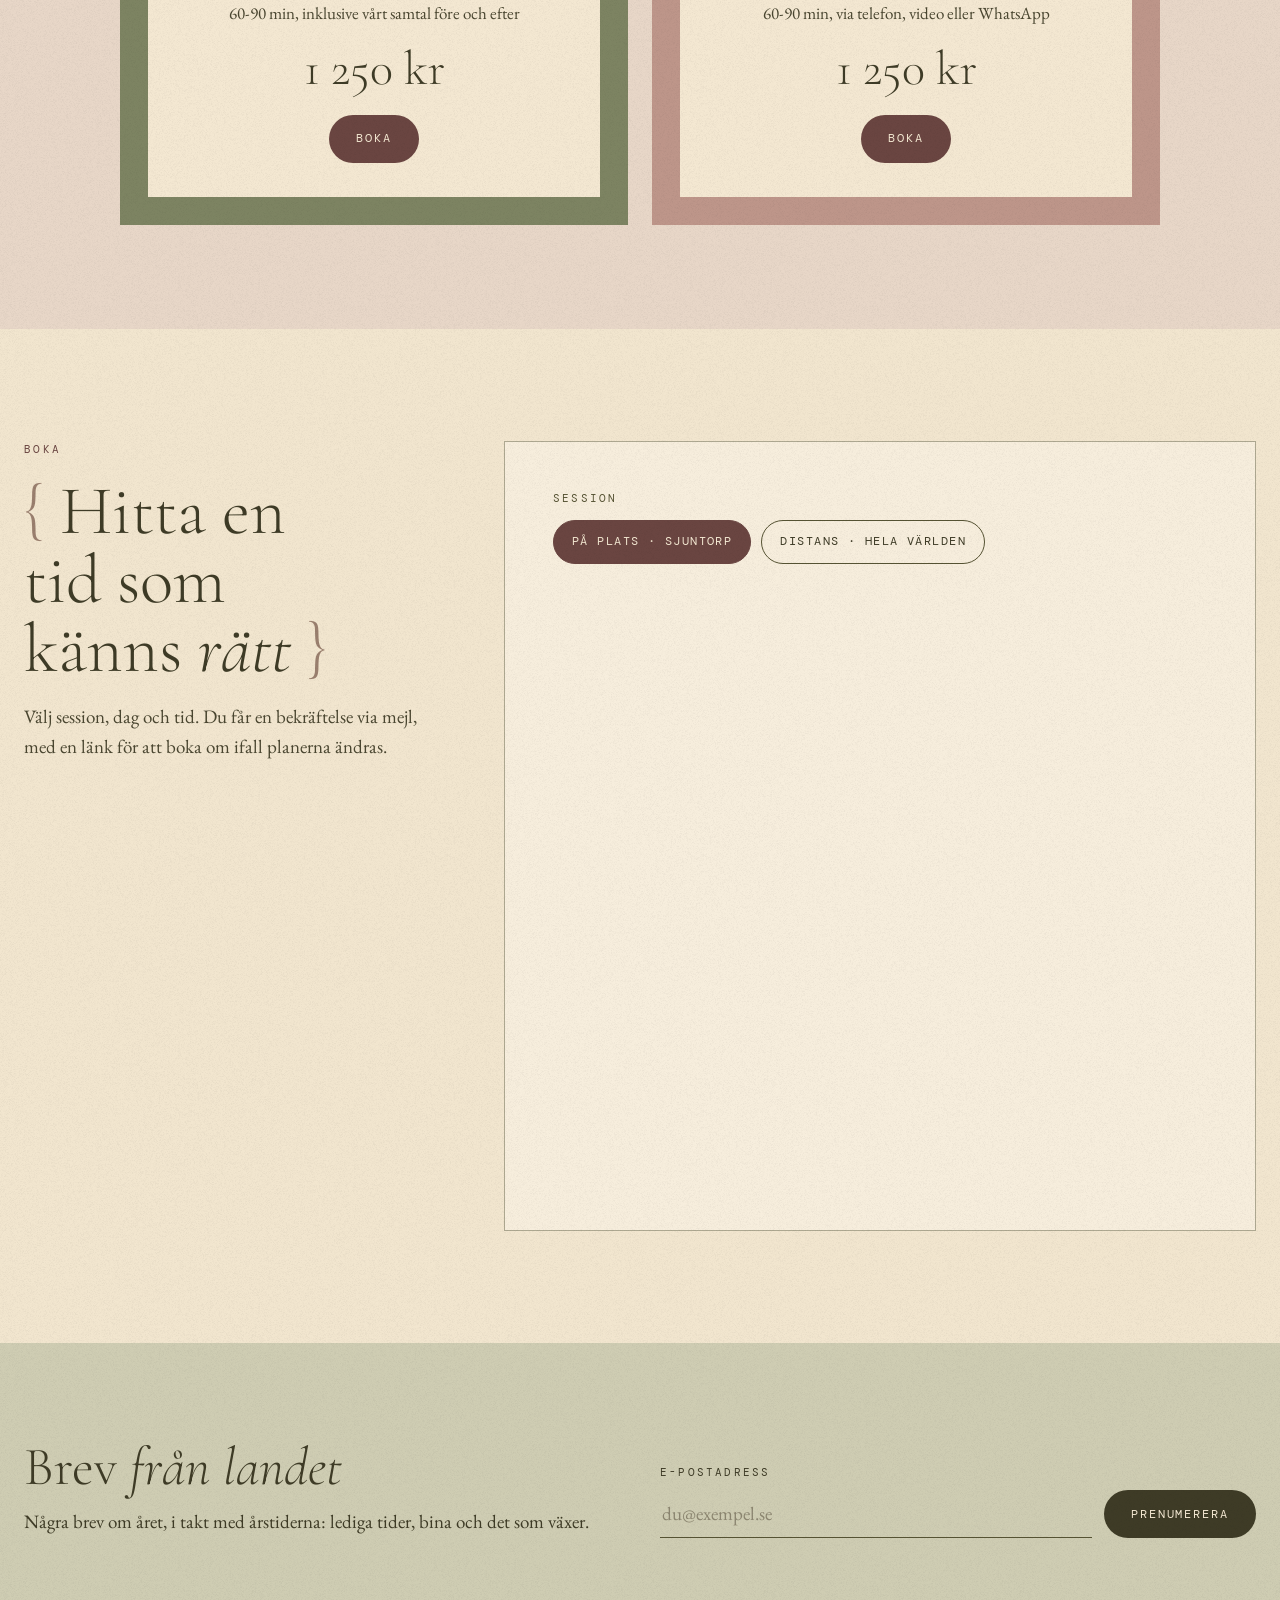
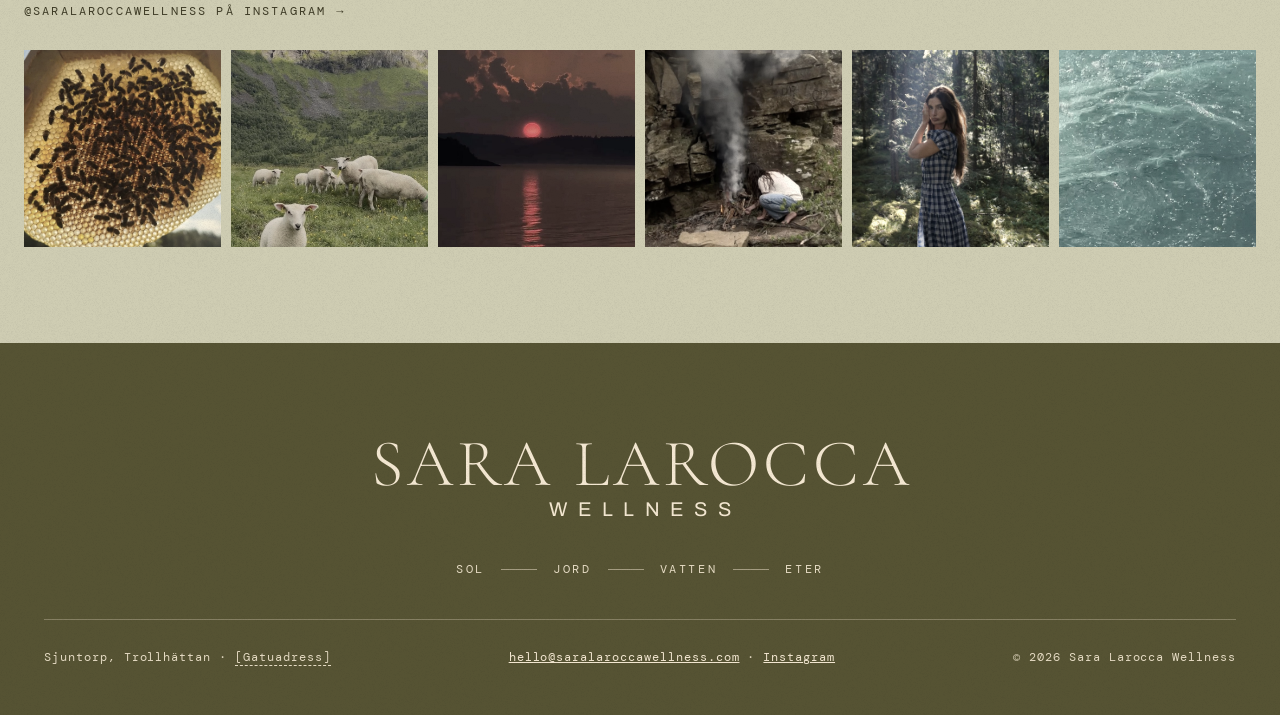
<file: sv/index.html>
<!doctype html>
<html lang="sv">
<head>
<meta charset="utf-8">
<meta name="viewport" content="width=device-width, initial-scale=1">
<title>Sara Larocca Wellness - Biofield Tuning i Sjuntorp &amp; på distans</title>
<meta name="description" content="Biofield Tuning, ljudsessioner med stämgafflar på plats i Sjuntorp (Trollhättan) eller på distans, var du än bor. 1 250 kr per session.">
<meta name="theme-color" content="#F2E6CF">
<link rel="canonical" href="https://saralaroccawellness.com/sv/">
<link rel="alternate" hreflang="en" href="https://saralaroccawellness.com/">
<link rel="alternate" hreflang="sv" href="https://saralaroccawellness.com/sv/">
<link rel="alternate" hreflang="x-default" href="https://saralaroccawellness.com/">
<meta property="og:type" content="website">
<meta property="og:url" content="https://saralaroccawellness.com/sv/">
<meta property="og:title" content="Sara Larocca Wellness - Biofield Tuning i Sjuntorp &amp; på distans">
<meta property="og:description" content="Biofield Tuning, ljudsessioner med stämgafflar på plats i Sjuntorp (Trollhättan) eller på distans, var du än bor. 1 250 kr per session.">
<meta property="og:image" content="https://saralaroccawellness.com/assets/img/forest.jpg">
<meta property="og:locale" content="sv_SE">
<link rel="icon" href="/favicon.svg" type="image/svg+xml">
<link rel="preconnect" href="https://fonts.googleapis.com">
<link rel="preconnect" href="https://fonts.gstatic.com" crossorigin>
<link href="https://fonts.googleapis.com/css2?family=Cormorant+Garamond:ital,wght@0,300;0,400;1,300;1,400&amp;family=EB+Garamond:ital,wght@0,400;0,500;1,400&amp;family=DM+Mono:wght@400&amp;family=Archivo:wght@400&amp;display=swap" rel="stylesheet">
<link rel="stylesheet" href="/assets/css/site.css">
<script type="application/ld+json">{"@context": "https://schema.org", "@type": "HealthAndBeautyBusiness", "name": "Sara Larocca Wellness", "url": "https://saralaroccawellness.com/sv/", "description": "Biofield Tuning, ljudsessioner med stämgafflar på plats i Sjuntorp (Trollhättan) eller på distans, var du än bor. 1 250 kr per session.", "image": "https://saralaroccawellness.com/assets/img/forest.jpg", "address": {"@type": "PostalAddress", "addressLocality": "Sjuntorp", "addressRegion": "Västra Götaland", "addressCountry": "SE"}, "sameAs": ["https://www.instagram.com/saralaroccawellness/"], "priceRange": "1250 SEK"}</script>
</head>
<body>
<div id="top" class="paper">

<header class="site-header">
<div class="wrap">
<nav class="nav-links" aria-label="Huvudmeny">
<a href="#about">Om mig</a>
<a href="#what">Metoden</a>
<a href="#sessions">Sessioner</a>
<a href="#faq">Frågor</a>
</nav>
<div class="lang" aria-label="Språk"><a href="/">EN</a><span class="sep" aria-hidden="true">/</span><a href="/sv/" aria-current="page">SV</a></div>
</div>
</header>

<main>
<!-- HERO -->
<section class="hero">
<div class="inner center">
<div class="hero-rule"><span>Biofield Tuning</span><span class="line" aria-hidden="true"></span><span class="place">SJUNTORP,SVERIGE &amp; HELA VÄRLDEN</span></div>
<p class="lockup" aria-label="Sara Larocca Wellness"><span class="name" aria-hidden="true">SARA LAROCCA</span><span class="word" aria-hidden="true">WELLNESS</span></p>
<h1>Hitta tillbaka till din ton</h1>
<div class="btn-row">
<a class="btn btn-plum" href="#book">Boka tid</a>
<a class="btn btn-line" href="#what">Vad är det?</a>
</div>
</div>
</section>
<section class="triptych" aria-label="Fotografier">
<div class="wrap">
<figure><img class="tone" src="/assets/img/forest.jpg" alt="Sara står i en solig granskog i en blårutig klänning" style="object-position: 42% 28%" width="800" height="1000"><figcaption class="caption">N° 01 - Skogen</figcaption></figure>
<figure><img class="tone" src="/assets/img/honeycomb.jpg" alt="Gyllene vaxkaka full av bin, upphållen mot himlen" style="object-position: 50% 45%" width="800" height="1000" loading="lazy"><figcaption class="caption">N° 02 - Kupan</figcaption></figure>
<figure><img class="tone" src="/assets/img/horses.jpg" alt="En grå häst går förbi torvtäckta stugor i dimman" style="object-position: 37% 50%" width="800" height="1000" loading="lazy"><figcaption class="caption">N° 03 - Fäbodvallen</figcaption></figure>
</div>
</section>

<!-- ABOUT -->
<section id="about" class="about bg-blush">
<div class="wrap">
<div class="text stack">
<p class="eyebrow">Om mig</p>
<h2 class="display"><span class="brace" aria-hidden="true">{</span> Hej, jag är <em>Sara</em> <span class="brace" aria-hidden="true">}</span></h2>
<p class="lead">Jag är pojkmamma, biodlare, homeopatistudent och Biofield Tuning-utövare, och jag bor nära naturen i Sjuntorp i Västsverige.</p>
<p class="more">Det mesta jag vet om att sakta ner har jag lärt mig utomhus: av bikupan, skogen och det strömmande vattnet. Samma tempo tar jag med mig in i varje session - varmt, utan brådska och med gott om utrymme att bara vila och lyssna.</p>
<ul class="roles" aria-label="Sara är"><li>MAMMA</li><li aria-hidden="true">—</li><li>BIODLARE</li><li aria-hidden="true">—</li><li>BIOFIELD TUNER</li><li aria-hidden="true">—</li><li>HOMEOPATISTUDENT</li></ul>
<p class="note"><mark class="todo">[Utkast - Sara skriver om med egna ord, plus utbildning.]</mark></p>
</div>
<div class="photo"><div class="framed"><img src="/assets/img/fire.jpg" alt="Sara sitter barfota på huk vid en rykande lägereld under en klippvägg" width="840" height="1000" loading="lazy"></div></div>
</div>
</section>

<!-- ELEMENTS -->
<section class="elements">
<div class="wrap stack">
<h2>Allt i naturen har sin egen ton.</h2>
<div class="swatches">
<div class="swatch"><img src="/assets/img/sunset.jpg" alt="En röd sol går ner över stilla vatten" style="object-position: 48% 40%" width="600" height="545" loading="lazy"><div class="chip" aria-hidden="true" style="background: #B8925A"></div><span class="name">Sol</span><span class="mix">Gyllene ljus (3) + värme (1)</span></div>
<div class="swatch"><img src="/assets/img/sheep.jpg" alt="Får som betar i en grön dal under ett berg" style="object-position: 35% 80%" width="600" height="545" loading="lazy"><div class="chip" aria-hidden="true" style="background: #8E8040"></div><span class="name">Jord</span><span class="mix">Mossa (2) + sten (1) + rötter (1)</span></div>
<div class="swatch"><img src="/assets/img/water.jpg" alt="Turkost forsande vatten" width="600" height="545" loading="lazy"><div class="chip" aria-hidden="true" style="background: #7D8462"></div><span class="name">Vatten</span><span class="mix">Älv (2) + regn (1) + stillhet (1)</span></div>
<div class="swatch"><img src="/assets/img/horses.jpg" alt="En grå häst går förbi torvtäckta stugor i dimman" style="object-position: 37% 50%" width="600" height="545" loading="lazy"><div class="chip" aria-hidden="true" style="background: #BE968A"></div><span class="name">Eter</span><span class="mix">Dimma (2) + andning (1) + ljud (1)</span></div>
</div>
</div>
</section>

<!-- WHAT IS -->
<section id="what" class="what bg-plum">
<div class="wrap stack">
<div class="top">
<div class="text stack">
<p class="eyebrow">Vad är Biofield Tuning?</p>
<h2 class="display">Att lyssna på fältet runt dig, <em>med ljud.</em></h2>
<p class="lead">Biofield Tuning är en ljudterapimetod där stämgafflar används för att utforska biofältet - energifältet som omger och genomströmmar kroppen - och hjälpa det tillbaka till en klarare, stadigare ton.</p>
</div>
<div class="art"><img src="/assets/img/rings-blush.svg" alt="Fina årsringar, som tvärsnittet av ett träd" width="440" height="440" loading="lazy"></div>
</div>
<div class="points">
<div class="point"><span class="num">01</span><h3>Ditt fält bär din historia</h3><p>I Biofield Tunings modell sträcker sig fältet ungefär en och en halv meter ut från kroppen, och våra upplevelser lämnar spår i det - lite som årsringar i ett träd. Nuet finns nära kroppen; det tidiga livet ute vid kanten.</p></div>
<div class="point"><span class="num">02</span><h3>Att lyssna med stämgafflarna</h3><p>Jag slår an en stämgaffel vid ytterkanten av ditt fält och rör mig långsamt in mot dig medan jag lyssnar. Där tonen förändras - blir luddig, platt eller ojämn - stannar jag och håller kvar gaffeln tills ljudet klarnar och blir stadigt. Viktade stämgafflar som placeras på kroppen gör att du också känner vibrationen.</p></div>
<div class="point"><span class="num">03</span><h3>Var metoden kommer ifrån</h3><p>Metoden utvecklades av forskaren och terapeuten Eileen Day McKusick, som började arbeta med ljud på kroppen 1996. När hon använde stämgafflar i sin massagepraktik märkte hon att tonen förändrades i rummet runt hennes klienter. I dag lärs metoden ut till utövare över hela världen.</p></div>
</div>
<ul class="just-sound"><li>Inga nålar</li><li class="dash" aria-hidden="true"></li><li>Ingen massage</li><li class="dash" aria-hidden="true"></li><li>Bara ljud</li></ul>
</div>
</section>

<!-- SESSIONS -->
<section id="sessions" class="sessions section">
<div class="wrap stack">
<div class="head center">
<p class="eyebrow">Så går en session till</p>
<h2 class="display"><span class="brace" aria-hidden="true">{</span> Lugnt, från början till <em>slut</em> <span class="brace" aria-hidden="true">}</span></h2>
<div class="toggle" role="group" aria-label="Typ av session">
<button type="button" class="flow-tab" data-flow="inperson" aria-pressed="true">På plats</button>
<button type="button" class="flow-tab" data-flow="distance" aria-pressed="false">På distans</button>
</div>
</div>
<div class="steps" data-flow-panel="inperson">
<div class="step"><span class="label">01 - Före</span><h3>Kom fram och landa</h3><p>Kom in, ta av dig skorna och ta ett glas vatten. Vi börjar med ett kort, avslappnat samtal om vad som för dig hit och hur du vill känna dig när du går.</p></div>
<div class="step"><span class="label">02 - Under</span><h3>Vila på britsen</h3><p>Du ligger fullt påklädd under en filt medan jag arbetar med stämgafflarna i fältet runt dig och på kroppen. Vissa somnar, vissa känner värme eller pirrningar, andra njuter bara av stillheten.</p></div>
<div class="step"><span class="label">03 - Efter</span><h3>Ta det varsamt</h3><p>Vi tar några minuter och pratar om sessionen. Drick sedan mycket vatten, vila om du kan och var gärna ute en stund - barfota i gräset om vädret tillåter.</p></div>
</div>
<div class="steps" data-flow-panel="distance" hidden>
<div class="step"><span class="label">01 - Före</span><h3>Ett kort samtal</h3><p>Vi hörs via telefon, video eller WhatsApp och pratar om vad som för dig hit och hur du vill känna dig. Ha en lugn, varm plats redo där du kan ligga ostört.</p></div>
<div class="step"><span class="label">02 - Under</span><h3>Vila hemma</h3><p>Du lägger dig under en filt och vilar medan jag arbetar med stämgafflarna här i Sjuntorp. Telefonen på ljudlöst, ögonen stängda - du behöver inte göra någonting.</p></div>
<div class="step"><span class="label">03 - Efter</span><h3>Vi hörs igen</h3><p>Vi pratar igen och delar det vi båda lagt märke till. Gör det sedan mysigt för dig, drick vatten och ta resten av dagen lugnt om du kan.</p></div>
</div>
</div>
</section>

<!-- TESTIMONIAL -->
<section class="quote bg-sage">
<div class="wrap center">
<span class="pill-note">Platshållare - byt mot riktiga citat från klienter</span>
<blockquote>”[Platshållare] Jag visste inte vad jag skulle förvänta mig, och det blev den mest vilsamma timmen jag haft på länge.”</blockquote>
<p class="who">[Klientens namn] - På plats</p>
</div>
</section>

<!-- FAQ -->
<section id="faq" class="faq section">
<div class="wrap">
<div class="side"><h2 class="display">Bra att <em>veta</em></h2></div>
<div class="list">
<details><summary><span class="n">01</span><span class="q">Hur många sessioner ska jag boka?</span><span class="plus" aria-hidden="true">+</span></summary><p>En enstaka session är ett fint sätt att prova. Många väljer att börja med tre, ungefär en vecka isär, eftersom varje session bygger vidare på den förra. Sedan kommer en del tillbaka i takt med årstiderna.</p></details>
<details><summary><span class="n">02</span><span class="q">Vad kan jag känna?</span><span class="plus" aria-hidden="true">+</span></summary><p>Det är olika för alla. En del känner värme, pirrningar eller en våg av känslor; en del somnar; andra märker inte så mycket just då, men mer under dagarna efter. Allt det är helt normalt.</p></details>
<details><summary><span class="n">03</span><span class="q">Hur förbereder jag mig?</span><span class="plus" aria-hidden="true">+</span></summary><p>Ha bekväma kläder och drick mycket vatten under dagen. Om du kan, lämna lite luft i kalendern efteråt i stället för att rusa vidare till nästa sak.</p></details>
<details><summary><span class="n">04</span><span class="q">Hur fungerar en distanssession?</span><span class="plus" aria-hidden="true">+</span></summary><p>En distanssession följer samma upplägg som på plats - jag arbetar med stämgafflarna i mitt rum i Sjuntorp medan du vilar hemma. Du kan boka var du än bor i världen; bokningssidan visar tiderna i din egen tidszon.</p></details>
<details><summary><span class="n">05</span><span class="q">Var hittar jag dig?</span><span class="plus" aria-hidden="true">+</span></summary><p>Mitt rum ligger i Sjuntorp, strax utanför Trollhättan. Adress och vägbeskrivning får du i bokningsbekräftelsen. <mark class="todo">[Parkering]</mark></p></details>
<details><summary><span class="n">06</span><span class="q">Om jag behöver avboka?</span><span class="plus" aria-hidden="true">+</span></summary><p><mark class="todo">[Avbokningsregler - t.ex. fri ombokning fram till 24 timmar innan.]</mark> Använd länken i din bekräftelse för att flytta din tid.</p></details>
</div>
</div>
</section>

<!-- PRICES -->
<section id="prices" class="prices bg-blush">
<div class="wrap stack">
<div class="head center">
<p class="eyebrow">Sessioner</p>
<h2 class="display">Ett pris, <em>var du än är.</em></h2>
<p>Kom en gång, eller börja med en serie om tre, ungefär en vecka isär - varje session bygger vidare på den förra.</p>
</div>
<div class="labels">
<div class="label-box" style="background: #7D8462"><div class="card">
<span class="kind">N° 01 - På plats</span>
<span class="where">Sjuntorp</span>
<span class="rule" aria-hidden="true"></span>
<span class="len">60-90 min, inklusive vårt samtal före och efter</span>
<span class="price">1 250 kr</span>
<a class="btn btn-plum" href="#book" data-session="in-person">Boka</a>
</div></div>
<div class="label-box" style="background: #BE968A"><div class="card">
<span class="kind">N° 02 - På distans</span>
<span class="where">Hela världen</span>
<span class="rule" aria-hidden="true"></span>
<span class="len">60-90 min, via telefon, video eller WhatsApp</span>
<span class="price">1 250 kr</span>
<a class="btn btn-plum" href="#book" data-session="distance">Boka</a>
</div></div>
</div>
</div>
</section>

<!-- BOOK -->
<section id="book" class="book section">
<div class="wrap">
<div class="intro stack">
<p class="eyebrow">Boka</p>
<h2 class="display"><span class="brace" aria-hidden="true">{</span> Hitta en tid som känns <em>rätt</em> <span class="brace" aria-hidden="true">}</span></h2>
<p class="muted" data-when="request">Berätta vilken session du vill ha och när det passar dig, så hör jag av mig via mejl så att vi hittar en tid tillsammans.</p>
<p class="muted" data-when="cal" hidden>Välj session, dag och tid. Du får en bekräftelse via mejl, med en länk för att boka om ifall planerna ändras.</p>
</div>
<div class="side-box">
<div id="cal-box" class="booking-card" hidden>
<fieldset>
<legend>Session</legend>
<label class="pick"><input type="radio" name="cal-session" value="in-person" checked> <span>På plats · Sjuntorp</span></label>
<label class="pick"><input type="radio" name="cal-session" value="distance"> <span>Distans · Hela världen</span></label>
</fieldset>
<div id="wrap-in-person"><div id="cal-in-person" class="cal-embed"></div></div>
<div id="wrap-distance" hidden><div id="cal-distance" class="cal-embed"></div></div>
</div>
<form id="request-form" class="booking-card">
<fieldset>
<legend>Session</legend>
<label class="pick"><input type="radio" name="session" value="in-person" checked> <span>På plats · Sjuntorp</span></label>
<label class="pick"><input type="radio" name="session" value="distance"> <span>Distans · Hela världen</span></label>
</fieldset>
<div class="row">
<div><label class="field-label" for="f-name">Namn</label><input id="f-name" name="name" class="line-input" type="text" autocomplete="name" required></div>
<div><label class="field-label" for="f-email">E-post</label><input id="f-email" name="email" class="line-input" type="email" autocomplete="email" required></div>
</div>
<div><label class="field-label" for="f-when">När passar det dig?</label><input id="f-when" name="when" class="line-input" type="text" placeholder="t.ex. vardagsförmiddagar, eller ett datum du har i tankarna"></div>
<div><label class="field-label" for="f-msg">Något du vill att jag ska veta? (valfritt)</label><textarea id="f-msg" name="message" class="line-input" rows="3"></textarea></div>
<div class="form-foot">
<em>Ingen betalning nu - detaljerna löser vi tillsammans.</em>
<button type="submit" class="btn btn-plum">Skicka förfrågan</button>
</div>
<p id="request-done" class="form-done" role="status" hidden>Nu bör ditt mejlprogram öppnas med förfrågan klar att skicka. Tack - jag hör av mig snart.</p>
</form>
</div>
</div>
</section>

<!-- LETTERS + INSTAGRAM -->
<section class="letters bg-sage">
<div class="wrap stack">
<div class="top">
<div>
<h2>Brev <em>från landet</em></h2>
<p>Några brev om året, i takt med årstiderna: lediga tider, bina och det som växer.</p>
</div>
<form id="newsletter-form">
<label class="field-label" for="nl-email">E-postadress</label>
<div class="inline">
<input id="nl-email" name="email" class="line-input" type="email" autocomplete="email" placeholder="du@exempel.se" required>
<button type="submit" class="btn btn-ink">Prenumerera</button>
</div>
<p id="newsletter-done" class="form-done" role="status" hidden>Nu bör ditt mejlprogram öppnas - tryck bara på skicka så är du med på listan.</p>
</form>
</div>
<div class="stack" style="gap: 16px">
<a class="ig-link" href="https://www.instagram.com/saralaroccawellness/">@saralaroccawellness på Instagram <span aria-hidden="true">→</span></a>
<div class="ig-grid">
<a href="https://www.instagram.com/saralaroccawellness/" tabindex="-1"><img src="/assets/img/honeycomb.jpg" alt="Vaxkaka med bin" width="400" height="400" loading="lazy"></a>
<a href="https://www.instagram.com/saralaroccawellness/" tabindex="-1"><img src="/assets/img/sheep.jpg" alt="Får som betar under ett berg" style="object-position: 50% 70%" width="400" height="400" loading="lazy"></a>
<a href="https://www.instagram.com/saralaroccawellness/" tabindex="-1"><img src="/assets/img/sunset.jpg" alt="En röd sol går ner över stilla vatten" style="object-position: 50% 45%" width="400" height="400" loading="lazy"></a>
<a href="https://www.instagram.com/saralaroccawellness/" tabindex="-1"><img src="/assets/img/fire.jpg" alt="Sara vid en lägereld under en klippvägg" style="object-position: 50% 62%" width="400" height="400" loading="lazy"></a>
<a href="https://www.instagram.com/saralaroccawellness/" tabindex="-1"><img src="/assets/img/forest.jpg" alt="Sara i skogen" style="object-position: 40% 25%" width="400" height="400" loading="lazy"></a>
<a href="https://www.instagram.com/saralaroccawellness/" tabindex="-1"><img src="/assets/img/water.jpg" alt="Turkost forsande vatten" width="400" height="400" loading="lazy"></a>
</div>
</div>
</div>
</section>
</main>

<!-- FOOTER -->
<footer class="site-footer">
<div class="wrap center">
<p class="lockup" aria-label="Sara Larocca Wellness"><span class="name" aria-hidden="true">SARA LAROCCA</span><span class="word" aria-hidden="true">WELLNESS</span></p>
<div class="elements-line" aria-hidden="true"><span>Sol</span><span class="dash"></span><span>Jord</span><span class="dash"></span><span>Vatten</span><span class="dash"></span><span>Eter</span></div>
<div class="foot-row">
<span>Sjuntorp, Trollhättan · <mark class="todo">[Gatuadress]</mark></span>
<span><a data-email href="mailto:hello@saralaroccawellness.com">hello@saralaroccawellness.com</a> · <a href="https://www.instagram.com/saralaroccawellness/">Instagram</a></span>
<span>© 2026 Sara Larocca Wellness</span>
</div>
</div>
</footer>
</div>
<script src="/assets/js/site.js"></script>
</body>
</html>
</file>
<file: assets/css/site.css>
/* Sara Larocca Wellness - shared styles (Design C, "Apothecary") */
:root{
  --cream:#F2E6CF; --paper:#F7EEDD; --label:#F4E8D2; --blush:#E8D7C8; --sage:#CFCDB3;
  --olive:#565333; --ink:#3E3B26; --body:#4A4630; --muted:#6B6650; --faint:#8C8670;
  --plum:#6A4541; --rose:#E2C3B6; --brace:#9A7F6E;
  --serif:'EB Garamond',Georgia,serif; --display:'Cormorant Garamond',Georgia,serif;
  --mono:'DM Mono',ui-monospace,monospace; --sans:'Archivo',system-ui,sans-serif;
}
*,*::before,*::after{box-sizing:border-box}
[hidden]{display:none !important}
html{scroll-behavior:smooth;-webkit-text-size-adjust:100%}
body{margin:0;background:var(--cream);color:var(--ink);font-family:var(--serif);font-size:19px;line-height:1.6}
img{max-width:100%;height:auto;display:block}
h1,h2,h3{text-wrap:balance}
a{color:var(--olive)}a:hover{color:var(--ink)}
[id]{scroll-margin-top:24px}
a:focus-visible,button:focus-visible,summary:focus-visible,input:focus-visible,textarea:focus-visible{outline:2px solid var(--plum);outline-offset:3px}
@media (prefers-reduced-motion: reduce){ html{scroll-behavior:auto} }
.sr-only{position:absolute;width:1px;height:1px;padding:0;margin:-1px;overflow:hidden;clip:rect(0,0,0,0);white-space:nowrap;border:0}

/* paper grain over the whole page */
.paper{position:relative}
.paper::after{content:"";position:absolute;inset:0;background-image:url(../img/grain.png);background-size:256px 256px;opacity:.12;mix-blend-mode:multiply;pointer-events:none;z-index:20}

/* layout */
.wrap{max-width:1240px;margin:0 auto}
.section{padding:112px 24px}
.center{display:flex;flex-direction:column;align-items:center;text-align:center}
.stack{display:flex;flex-direction:column}
.bg-blush{background:var(--blush)}
.bg-sage{background:var(--sage)}
.bg-plum{background:var(--plum);color:var(--label)}

/* type */
.eyebrow{margin:0;font-family:var(--mono);font-size:11px;letter-spacing:.22em;text-transform:uppercase;color:var(--plum)}
.display{margin:0;font-family:var(--display);font-weight:300;font-size:clamp(46px,5.4vw,76px);line-height:1}
.brace{color:var(--brace)}
.lead{margin:0;font-size:22px;line-height:1.5}
.mono{font-family:var(--mono);text-transform:uppercase}
.note{margin:0;color:#7A6F5E;font-size:15px}
mark.todo{background:transparent;color:inherit;border-bottom:1px dashed currentColor}

/* photo toning */
.tone{filter:sepia(.18) saturate(.8) contrast(.96)}

/* buttons */
.btn{display:inline-flex;align-items:center;justify-content:center;min-height:52px;padding:0 30px;border-radius:999px;font-family:var(--mono);font-size:12px;letter-spacing:.16em;text-transform:uppercase;text-decoration:none;cursor:pointer;border:1px solid transparent}
.btn-plum{background:var(--plum);color:var(--label)}
.btn-plum:hover{background:#573834;color:var(--label)}
.btn-line{border-color:var(--olive);color:var(--ink)}
.btn-line:hover{background:rgba(86,83,51,.08);color:var(--ink)}
.btn-ink{background:var(--ink);color:var(--label);min-height:48px;padding:0 26px}
.btn-ink:hover{background:#2C2A1B;color:var(--label)}

/* header */
.site-header{border-bottom:1px solid rgba(86,83,51,.35)}
.site-header .wrap{padding:14px 24px;display:flex;align-items:center;justify-content:space-between;gap:20px;flex-wrap:wrap}
.nav-links{display:flex;gap:30px;font-family:var(--mono);font-size:12px;letter-spacing:.16em;text-transform:uppercase}
.nav-links a,.lang a{color:var(--ink);text-decoration:none;min-height:44px;display:inline-flex;align-items:center}
.nav-links a:hover,.lang a:hover{text-decoration:underline;text-underline-offset:4px}
.lang{display:flex;gap:6px;align-items:center;margin-left:auto;font-family:var(--mono);font-size:12px;letter-spacing:.12em}
.lang a:not([aria-current]){color:var(--muted)}
.lang .sep{color:var(--faint)}
@media (max-width: 760px){ .nav-links{display:none} }

/* hero */
.hero{padding:72px 24px 64px}
.hero .inner{max-width:1100px;margin:0 auto;gap:34px}
.hero-rule{width:100%;display:flex;align-items:center;gap:18px;font-family:var(--mono);font-size:11px;letter-spacing:.22em;text-transform:uppercase;color:var(--muted)}
.hero-rule .line{flex:1;height:1px;background:rgba(86,83,51,.5)}
.hero-rule .place{word-spacing:-.45em;white-space:nowrap}
@media (max-width: 520px){ .hero-rule{flex-direction:column;gap:10px} .hero-rule .line{display:none} }
.lockup{display:flex;flex-direction:column;align-items:center;color:var(--olive);margin:12px 0 0;font-weight:inherit;max-width:100%}
.lockup .name{font-family:var(--display);font-weight:300;font-size:1em;line-height:1;letter-spacing:.06em;padding-left:.06em;white-space:nowrap}
.lockup .word{font-family:var(--sans);font-weight:400;font-size:.3em;letter-spacing:.52em;padding-left:.52em;margin-top:.14em;line-height:1}
.hero .lockup{font-size:clamp(31px,8vw,116px)}
.hero h1{margin:8px 0 0;font-family:var(--display);font-weight:300;font-style:italic;font-size:clamp(40px,5vw,68px);line-height:1.05;color:var(--ink)}
.btn-row{display:flex;gap:14px;flex-wrap:wrap;justify-content:center}
.triptych{padding:0 24px 104px}
.triptych .wrap{display:grid;grid-template-columns:repeat(3,minmax(0,1fr));gap:clamp(8px,1.4vw,18px)}
.triptych figure{margin:0;display:flex;flex-direction:column;gap:10px}
.triptych img{width:100%;aspect-ratio:.8;object-fit:cover}
.caption{font-family:var(--mono);font-size:11px;letter-spacing:.18em;text-transform:uppercase;color:var(--muted)}
@media (max-width: 600px){ .triptych .caption{font-size:9px;letter-spacing:.1em} }

/* about */
.about .wrap{padding:112px 24px;display:flex;flex-wrap:wrap;gap:72px;align-items:center}
.about .text{flex:1 1 440px;min-width:0;gap:24px}
.about .text p{margin:0}
.about .more{color:var(--body)}
.roles{display:flex;flex-wrap:wrap;align-items:center;gap:10px 14px;margin:0;padding:14px 0;list-style:none;font-family:var(--mono);font-size:11px;letter-spacing:.18em;text-transform:uppercase;color:var(--olive);border-top:1px solid rgba(86,83,51,.45);border-bottom:1px solid rgba(86,83,51,.45)}
.about .photo{flex:1 1 420px;min-width:0;padding:16px}
.framed{position:relative}
.framed::before{content:"";position:absolute;inset:-16px 16px 16px -16px;border:1px solid var(--plum)}
.framed img{position:relative;width:100%;aspect-ratio:.84;object-fit:cover;object-position:45% 50%;filter:sepia(.2) saturate(.78) contrast(.96)}

/* elements */
.elements{padding:104px 24px}
.elements .wrap{gap:52px}
.elements h2{margin:0;font-family:var(--display);font-weight:300;font-style:italic;font-size:clamp(34px,4vw,54px);line-height:1.1;text-align:center}
.swatches{display:grid;grid-template-columns:repeat(auto-fit,minmax(150px,1fr));gap:clamp(12px,1.6vw,22px)}
.swatch{background:var(--paper);padding:14px 14px 22px;box-shadow:0 1px 0 rgba(86,83,51,.25);display:flex;flex-direction:column;gap:14px;text-align:center}
.swatch img{width:100%;aspect-ratio:1.1;object-fit:cover;filter:sepia(.18) saturate(.85)}
.swatch .chip{height:54px}
.swatch .name{font-family:var(--display);font-size:32px;font-weight:400;line-height:1}
.swatch .mix{font-family:var(--mono);font-size:11px;letter-spacing:.12em;text-transform:uppercase;color:var(--muted);line-height:1.6}

/* what is */
.what .wrap{padding:112px 24px;gap:64px}
.what .top{display:flex;flex-wrap:wrap;gap:56px;align-items:center}
.what .top .text{flex:1 1 520px;min-width:0;gap:24px}
.what .eyebrow{color:var(--rose)}
.what .display em{color:var(--rose)}
.what .lead{color:#EFDFCB}
.what .art{flex:1 1 360px;min-width:0;display:flex;justify-content:center}
.what .art img{width:100%;max-width:440px;aspect-ratio:1}
.points{display:grid;grid-template-columns:repeat(auto-fit,minmax(280px,1fr));gap:40px}
.point{border-top:1px solid rgba(244,232,210,.45);padding-top:22px;display:flex;flex-direction:column;gap:10px}
.point .num{font-family:var(--mono);font-size:12px;letter-spacing:.18em;color:var(--rose)}
.point h3{margin:0;font-family:var(--display);font-weight:400;font-size:30px;line-height:1.1}
.point p{margin:0;color:#E6D5C1}
.just-sound{display:flex;align-items:center;gap:18px;flex-wrap:wrap;justify-content:center;margin:0;padding:0;list-style:none;font-family:var(--mono);font-size:12px;letter-spacing:.22em;text-transform:uppercase;color:var(--rose)}
.just-sound .dash{width:48px;height:1px;background:rgba(244,232,210,.5)}

/* sessions */
.sessions .wrap{gap:48px}
.sessions .head{gap:20px}
.toggle{display:flex;gap:6px;border:1px solid var(--olive);border-radius:999px;padding:5px}
.flow-tab{min-height:44px;padding:0 20px;border-radius:999px;border:0;background:transparent;color:var(--ink);font-family:var(--mono);font-size:12px;letter-spacing:.14em;text-transform:uppercase;cursor:pointer}
.flow-tab[aria-pressed="true"]{background:var(--plum);color:var(--label)}
.steps{display:grid;grid-template-columns:repeat(auto-fit,minmax(280px,1fr));gap:22px}
.step{border:3px double var(--olive);padding:30px 28px;display:flex;flex-direction:column;gap:12px;text-align:center;background:var(--paper)}
.step .label{font-family:var(--mono);font-size:11px;letter-spacing:.2em;text-transform:uppercase;color:var(--plum)}
.step h3{margin:0;font-family:var(--display);font-weight:400;font-style:italic;font-size:32px;line-height:1.1}
.step p{margin:0;color:var(--body)}

/* testimonial */
.quote .wrap{max-width:980px;padding:96px 24px;gap:26px}
.pill-note{font-family:var(--mono);font-size:11px;letter-spacing:.12em;text-transform:uppercase;color:var(--body);border:1px dashed var(--body);border-radius:999px;padding:6px 14px}
.quote blockquote{margin:0;font-family:var(--display);font-weight:300;font-style:italic;font-size:clamp(32px,3.8vw,50px);line-height:1.2}
.quote .who{margin:0;font-family:var(--mono);font-size:11px;letter-spacing:.2em;text-transform:uppercase;color:var(--body)}

/* faq */
.faq .wrap{display:flex;flex-wrap:wrap;gap:48px 80px}
.faq .side{flex:1 1 300px;min-width:0}
.faq .list{flex:2 1 560px;min-width:0;display:flex;flex-direction:column;border-top:1px solid rgba(86,83,51,.5)}
.faq details{border-bottom:1px solid rgba(86,83,51,.5);padding:18px 0}
.faq summary{cursor:pointer;list-style:none;display:grid;grid-template-columns:44px minmax(0,1fr) 28px;align-items:center;gap:12px;min-height:44px}
.faq summary::-webkit-details-marker{display:none}
.faq .n{font-family:var(--mono);font-size:12px;color:var(--plum)}
.faq .q{font-family:var(--display);font-size:27px;line-height:1.2}
.faq .plus{font-size:26px;color:var(--plum);transition:transform .2s}
.faq details[open] .plus{transform:rotate(45deg)}
.faq details p{margin:10px 0 0 56px;color:var(--body)}
@media (max-width: 520px){ .faq details p{margin-left:0} }

/* prices */
.prices{padding:104px 24px}
.prices .wrap{max-width:1040px;gap:48px}
.prices .head{gap:16px}
.prices .head p:last-child{margin:0;max-width:34rem;color:var(--body)}
.labels{display:grid;grid-template-columns:repeat(auto-fit,minmax(300px,1fr));gap:24px}
@media (max-width: 380px){ .labels{grid-template-columns:1fr} }
.label-box{padding:28px;display:flex}
.label-box .card{flex:1;background:var(--label);padding:34px 30px;display:flex;flex-direction:column;align-items:center;gap:12px;text-align:center}
.label-box .kind{font-family:var(--mono);font-size:11px;letter-spacing:.2em;text-transform:uppercase;color:var(--olive)}
.label-box .where{font-family:var(--display);font-size:40px;font-weight:400;line-height:1}
.label-box .rule{width:60px;height:1px;background:var(--olive)}
.label-box .len{font-size:17px;color:var(--body)}
.label-box .price{font-family:var(--display);font-size:48px;font-weight:300;line-height:1;margin-top:6px}
.label-box .btn{margin-top:10px;min-height:48px;padding:0 26px}

/* booking */
.book .wrap{display:flex;flex-wrap:wrap;gap:64px;align-items:flex-start}
.book .intro{flex:1 1 320px;min-width:0;gap:18px}
.book .intro p{margin:0}
.book .intro .muted{color:var(--body)}
.book .side-box{flex:2 1 560px;min-width:0}
.booking-card{background:var(--paper);border:1px solid rgba(86,83,51,.45);padding:clamp(26px,4vw,48px);display:flex;flex-direction:column;gap:26px}
.booking-card fieldset{border:0;margin:0;padding:0;display:flex;flex-wrap:wrap;gap:10px}
.field-label,.booking-card legend{font-family:var(--mono);font-size:11px;letter-spacing:.2em;text-transform:uppercase;color:var(--olive)}
.booking-card legend{padding:0;margin-bottom:12px}
.booking-card .row{display:flex;flex-wrap:wrap;gap:26px}
.booking-card .row > div{flex:1 1 220px;min-width:0}
.pick{position:relative;display:inline-flex}
.pick input{position:absolute;inset:0;opacity:0;margin:0;cursor:pointer}
.pick span{display:inline-flex;align-items:center;min-height:44px;padding:0 18px;border:1px solid var(--olive);border-radius:999px;font-family:var(--mono);font-size:12px;letter-spacing:.12em;text-transform:uppercase;color:var(--ink)}
.pick input:checked + span{background:var(--plum);border-color:var(--plum);color:var(--label)}
.pick input:focus-visible + span{outline:2px solid var(--plum);outline-offset:3px}
.line-input{width:100%;min-height:48px;border:0;border-bottom:1px solid var(--olive);background:transparent;font-family:var(--serif);font-size:19px;color:var(--ink);padding:8px 2px;border-radius:0}
.line-input::placeholder{color:var(--faint)}
.line-input:focus{outline:none;border-bottom:2px solid var(--plum)}
textarea.line-input{resize:vertical}
.form-foot{display:flex;flex-wrap:wrap;align-items:center;justify-content:space-between;gap:16px}
.form-foot em{color:var(--muted)}
.form-done{margin:0;color:var(--plum);font-style:italic}
button.btn{font-family:var(--mono)}
.cal-embed{width:100%;min-height:600px;overflow:auto}
#cal-box{gap:18px}

/* letters + instagram */
.letters{padding:96px 24px}
.letters .wrap{gap:52px}
.letters .top{display:flex;flex-wrap:wrap;gap:40px;justify-content:space-between;align-items:flex-end}
.letters .top > *{flex:1 1 380px;min-width:0}
.letters h2{margin:0;font-family:var(--display);font-weight:300;font-size:clamp(38px,4.2vw,58px);line-height:1.05}
.letters .top p{margin:12px 0 0}
.letters form{display:flex;flex-direction:column;gap:8px}
.letters .field-label{color:var(--ink)}
.letters .inline{display:flex;gap:12px;flex-wrap:wrap;align-items:flex-end}
.letters .inline input{flex:1 1 220px;min-width:0;width:auto}
.ig-link{align-self:flex-start;color:var(--ink);text-decoration:none;font-family:var(--mono);font-size:12px;letter-spacing:.18em;text-transform:uppercase;min-height:44px;display:inline-flex;align-items:center;gap:10px}
.ig-link:hover{text-decoration:underline;text-underline-offset:4px}
.ig-grid{display:grid;grid-template-columns:repeat(auto-fit,minmax(150px,1fr));gap:10px}
.ig-grid a{display:block}
.ig-grid img{width:100%;aspect-ratio:1;object-fit:cover;filter:sepia(.18) saturate(.8)}

/* footer */
.site-footer{background:var(--olive);color:var(--label)}
.site-footer .wrap{padding:88px 24px 48px;gap:40px}
.site-footer .lockup{color:var(--label);font-size:clamp(30px,5.2vw,68px);margin:0}
.elements-line{display:flex;align-items:center;gap:16px;flex-wrap:wrap;justify-content:center;font-family:var(--mono);font-size:12px;letter-spacing:.22em;text-transform:uppercase;color:#E6DCC4}
.elements-line .dash{width:36px;height:1px;background:rgba(244,232,210,.5)}
.foot-row{width:100%;display:flex;flex-wrap:wrap;justify-content:space-between;gap:24px;border-top:1px solid rgba(244,232,210,.3);padding-top:28px;font-family:var(--mono);font-size:12px;letter-spacing:.08em;color:#E6DCC4}
.foot-row a{color:var(--label)}

/* 404 */
.notfound{min-height:100vh;display:flex;align-items:center;justify-content:center;padding:48px 24px;text-align:center}
.notfound .inner{gap:26px;max-width:36rem}
.notfound .lockup{font-size:clamp(28px,6vw,56px);margin:0}
.notfound h1{margin:0;font-family:var(--display);font-weight:300;font-style:italic;font-size:clamp(40px,6vw,72px);line-height:1.05}
</file>
